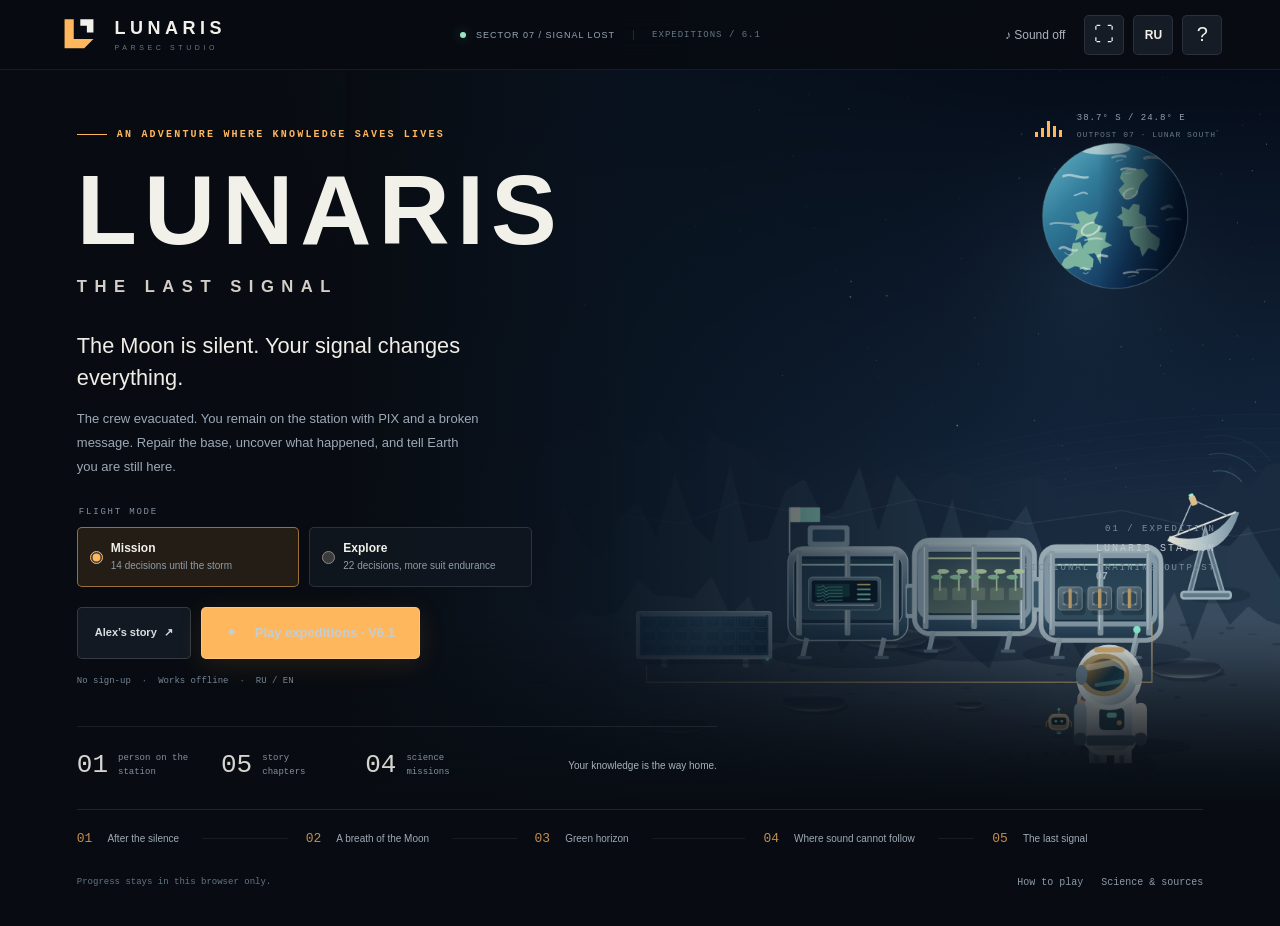
<file: index.html>
<!doctype html>
<html lang="en">
  <head>
    <meta charset="utf-8" />
    <meta name="viewport" content="width=device-width,initial-scale=1,viewport-fit=cover" />
    <meta name="theme-color" content="#080c12" />
    <meta
      name="description"
      content="LUNARIS: The Last Signal. Restore a lunar outpost, explore science and find a way home."
    />
    <meta name="color-scheme" content="dark" />
    <meta name="author" content="Parsec Studio" />
    <meta
      name="si-code-assistance"
      content="ChatGPT assisted code development, testing and debugging; human authorship and direction: Parsec Studio."
    />
    <meta
      name="si-artwork"
      content="SI-generated environments carry visible marks; see docs/AI_DISCLOSURE.md and docs/ASSET_MANIFEST.json."
    />
    <meta
      name="si-audio"
      content="Procedural Web Audio effects, no generated speech or AI audio-model service; audio code received ChatGPT assistance."
    />
    <meta name="release-date" content="2026-11-14" />
    <meta name="lunaris-build" content="6.1-main-menu" />
    <title>LUNARIS · The Last Signal | Parsec Studio</title>
    <link
      rel="icon"
      href="data:image/svg+xml,%3Csvg%20xmlns%3D%22http%3A%2F%2Fwww.w3.org%2F2000%2Fsvg%22%20viewBox%3D%220%200%2064%2064%22%20fill%3D%22none%22%3E%0A%20%20%3Ctitle%3ELUNARIS%3C%2Ftitle%3E%0A%20%20%3Crect%20width%3D%2264%22%20height%3D%2264%22%20rx%3D%2212%22%20fill%3D%22%23080C12%22%2F%3E%0A%20%20%3Cpath%20d%3D%22M10%208h14v30h30L40%2052H10V8Z%22%20fill%3D%22%23FFB75E%22%2F%3E%0A%20%20%3Cpath%20d%3D%22M34%208h20v20H44V18H34V8Z%22%20fill%3D%22%23F1F0E9%22%2F%3E%0A%3C%2Fsvg%3E%0A"
    />
    <link rel="stylesheet" href="css/game.css" />
    <link rel="stylesheet" href="css/expedition.css" />
    <link rel="stylesheet" href="css/academy-game.css" />
    <link rel="stylesheet" href="css/academy-v6.css" />
    <script defer src="js/engine.js"></script>
    <script defer src="js/world.js"></script>
    <script defer src="js/text.js"></script>
    <script defer src="js/render.js"></script>
    <script defer src="js/game.js"></script>
    <script defer src="js/academy-assets.js"></script>
    <script defer src="js/academy-play.js"></script>
    <script defer src="js/academy-render.js"></script>
    <script defer src="js/academy.js"></script>
    <script defer src="js/boot.js"></script>
  </head>
  <body>
    <header class="topbar">
      <button class="brand" id="brand" aria-label="LUNARIS">
        <span class="brand-mark" aria-hidden="true">
          <svg xmlns="http://www.w3.org/2000/svg" viewBox="0 0 64 64" fill="none">
            <path d="M10 8h14v30h30L40 52H10V8Z" fill="#ffb75e" />
            <path d="M34 8h20v20H44V18H34V8Z" fill="#f1f0e9" />
          </svg>
        </span>
        <span>LUNARIS<small>PARSEC STUDIO</small></span>
      </button>
      <div class="status">
        <i></i><span data-t="training"></span><b class="version-tag">EXPEDITIONS / 6.1</b>
      </div>
      <nav class="top-actions">
        <button class="quiet" id="sound" aria-pressed="false">
          ♪ <span data-t="soundOff"></span></button
        ><button id="fullscreen" class="square" aria-label="Полный экран" title="F · Полный экран">
          ⛶</button
        ><button id="language" class="language">EN</button
        ><button id="help" class="square" aria-label="Управление">?</button>
      </nav>
    </header>
    <main id="home" class="home">
      <div class="cover-wrap" aria-hidden="true"><canvas id="cover"></canvas></div>
      <div class="hero">
        <p class="eyebrow"><i></i><span data-t="team"></span></p>
        <h1>LUNARIS<span data-t="subtitle"></span></h1>
        <p class="tagline" data-t="tagline"></p>
        <p class="story" data-t="intro"></p>
        <fieldset class="mode">
          <legend data-t="mode"></legend>
          <label
            ><input type="radio" name="mode" value="mission" checked /><span
              ><strong data-t="mission"></strong><small data-t="missionDesc"></small></span></label
          ><label
            ><input type="radio" name="mode" value="explore" /><span
              ><strong data-t="explore"></strong><small data-t="exploreDesc"></small></span
          ></label>
        </fieldset>
        <div class="hero-buttons">
          <button id="start" class="secondary">
            <span data-t="start"></span><b aria-hidden="true">↗</b></button
          ><button id="continue" class="secondary" data-t="continue" hidden></button
          ><button id="academy-open" class="primary academy-open">
            ✦ <span data-t="academyName"></span>
          </button>
        </div>
        <div class="features">
          <span data-t="noAccount"></span><b>·</b><span data-t="offline"></span><b>·</b
          ><span>RU / EN</span>
        </div>
      </div>
      <div class="scene-caption" aria-hidden="true">
        <span class="signal-bars"><i></i><i></i><i></i><i></i><i></i></span
        ><span>38.7° S / 24.8° E<br /><strong>OUTPOST 07 · LUNAR SOUTH</strong></span>
      </div>
      <div class="stamp" aria-hidden="true">
        <span>01 / EXPEDITION</span><strong>LUNARIS STATION</strong><small data-t="outpost"></small>
      </div>
      <div class="expedition-meta">
        <span><b>01</b><small data-t="crewLabel"></small></span
        ><span><b>05</b><small data-t="chaptersLabel"></small></span
        ><span><b>04</b><small data-t="labsLabel"></small></span>
        <p data-t="homePromise"></p>
      </div>
      <div id="chapters" class="chapter-preview"></div>
      <footer class="home-footer">
        <span data-t="localSave"></span>
        <div>
          <button id="home-help" data-t="how"></button
          ><button id="home-sources" data-t="sources"></button>
        </div>
      </footer>
    </main>
    <main id="game" class="game" hidden>
      <section class="instruments">
        <div id="resources" class="resources"></div>
        <div class="countdown">
          <span data-t="turns"></span><strong id="remaining"></strong>
          <div><i id="countdown-fill"></i></div>
        </div>
      </section>
      <section class="objective-row">
        <div id="chapter-number" class="chapter-number"></div>
        <div class="objective-copy">
          <span id="chapter-name"></span><strong id="objective"></strong>
        </div>
        <div id="chapter-dots" class="dots"></div>
        <span class="research-count" id="research-count">◇ 0/3</span
        ><button id="pause" class="square" aria-label="Пауза">Ⅱ</button>
      </section>
      <div class="mission-layout">
        <section id="stage" class="stage">
          <canvas id="world" tabindex="0" aria-label="Игровая карта"></canvas>
          <div class="location">
            <i></i><span id="location-name"></span><span id="suit" hidden></span>
          </div>
          <div id="storm-alert" class="storm-alert" hidden></div>
          <div id="eva-alert" class="eva-alert" hidden></div>
          <div id="event-alert" class="event-alert" role="status" hidden></div>
          <div class="pix">
            <span class="pix-face" aria-hidden="true">▰</span>
            <div>
              <span data-t="pix"></span>
              <p id="pix-text"></p>
            </div>
            <button id="lab" aria-label="Симулятор решений">∆</button
            ><button id="hint" aria-label="Подсказка">?</button>
          </div>
          <div id="nearby" class="nearby"></div>
          <div id="joystick" class="joystick" role="group" aria-label="Сенсорное управление">
            <span class="joystick-cross" aria-hidden="true"></span
            ><span id="joystick-knob" class="joystick-knob" aria-hidden="true"></span>
          </div>
          <button
            id="touch-run"
            class="touch-run"
            aria-pressed="false"
            aria-label="Быстрое движение"
          >
            »
          </button>
          <div id="stage-tip" class="stage-tip" data-t="stageTip"></div>
        </section>
        <aside class="mission-sidebar">
          <div class="sidebar-label"><span data-t="missionControl"></span><i></i></div>
          <div id="mission-timeline" class="mission-timeline"></div>
          <button id="navigate" class="navigate">
            <span>⌖</span><span data-t="navigate"></span><b id="target-distance"></b></button
          ><button id="sabotage" class="sabotage-button" hidden></button>
          <section class="transmission">
            <div>
              <span class="signal-bars"><i></i><i></i><i></i><i></i><i></i></span
              ><small id="log-speaker"></small>
            </div>
            <h3 id="log-title"></h3>
            <p id="log-body"></p>
            <span id="log-time"></span>
          </section>
          <div class="science-chip">
            <span>✦</span>
            <p id="science-fact"></p>
          </div>
        </aside>
      </div>
      <section class="controls">
        <div class="keyboard">
          <kbd>W A S D</kbd><span data-t="move"></span><kbd>SHIFT</kbd
          ><span data-t="runLabel"></span>
        </div>
        <div class="dpad">
          <button data-dir="up" aria-label="Up">▲</button
          ><button data-dir="left" aria-label="Left">◀</button
          ><button data-dir="down" aria-label="Down">▼</button
          ><button data-dir="right" aria-label="Right">▶</button>
        </div>
        <div class="tools">
          <button id="scan" class="secondary compact scan-btn">
            <b aria-hidden="true">◈</b><span data-t="scan"></span><kbd>Q</kbd></button
          ><button id="map" class="secondary compact">
            <b aria-hidden="true">⌖</b><span data-t="map"></span><kbd>M</kbd></button
          ><button id="journal" class="secondary compact">
            <b aria-hidden="true">≡</b><span data-t="journal"></span><kbd>J</kbd></button
          ><button id="navigate-mobile" class="secondary compact" aria-label="Маршрут к цели">
            <b aria-hidden="true">↗</b><span data-t="routeLabel"></span>
          </button>
        </div>
        <button id="action" class="action">
          <b aria-hidden="true">E</b><span data-t="action"></span>
        </button>
      </section>
      <p class="model-note" data-t="units"></p>
    </main>
    <main id="academy" class="academy" hidden>
      <div class="academy-shell">
        <header class="academy-head">
          <div>
            <p class="academy-eyebrow">LUNARIS · PARSEC STUDIO · V6</p>
            <h1 id="academy-title"></h1>
            <p id="academy-counter"></p>
          </div>
          <button id="academy-back" class="secondary academy-small">←</button>
        </header>
        <section id="academy-stage"></section>
      </div>
    </main>
    <main id="ending" class="ending" hidden></main>
    <div
      id="modal"
      class="modal"
      role="dialog"
      aria-modal="true"
      aria-labelledby="modal-title"
      hidden
    >
      <section class="modal-panel">
        <header>
          <div>
            <p id="modal-kicker" class="eyebrow"></p>
            <h2 id="modal-title"></h2>
          </div>
          <button id="modal-close" class="square" aria-label="Закрыть">×</button>
        </header>
        <div id="modal-body"></div>
        <footer id="modal-buttons"></footer>
      </section>
    </div>
    <div id="toast" class="toast" role="status" aria-live="polite" hidden></div>
    <section id="pix-dialogue" class="pix-dialogue" aria-label="PIX">
      <button id="pix-dialogue-close" class="pix-dialogue-close" aria-label="Закрыть">×</button>
      <div class="pix-portrait" aria-hidden="true">
        <div class="pix-antenna"></div>
        <div class="pix-head"><i></i><i></i></div>
        <span>PIX / 07</span>
      </div>
      <div class="pix-speech">
        <div class="pix-speech-header">
          <b>PIX</b><span id="pix-glyphs" class="pix-glyphs" aria-hidden="true"></span
          ><span class="pix-wave" aria-hidden="true"><i></i><i></i><i></i><i></i><i></i></span>
        </div>
        <p id="pix-subtitle" role="status" aria-live="polite"></p>
        <button id="pix-diagnose" class="mini-hint" hidden></button>
      </div>
    </section>
    <div
      id="rotate-prompt"
      class="rotate-prompt"
      role="dialog"
      aria-modal="true"
      aria-labelledby="rotate-title"
      hidden
    >
      <div class="rotate-phone" aria-hidden="true">↻</div>
      <p class="eyebrow">LUNARIS / MOBILE</p>
      <h2 id="rotate-title" data-t="rotateTitle"></h2>
      <p data-t="rotateBody"></p>
      <button id="rotate-fullscreen" class="primary" data-t="fullscreen"></button
      ><button id="rotate-continue" class="quiet" data-t="rotateContinue"></button>
    </div>
    <div id="boot-warning" role="alert" hidden>
      <section>
        <small>PARSEC STUDIO / BUILD V6</small>
        <h2 id="boot-warning-title"></h2>
        <p id="boot-warning-message"></p>
        <button id="boot-warning-reload" class="primary"></button>
      </section>
    </div>
    <noscript><p>Для игры нужен JavaScript. / Please enable JavaScript to play.</p></noscript>
  </body>
</html>
</file>
<file: css/game.css>
:root {
  color-scheme: dark;
  --bg: #09131f;
  --text: #e7f1f4;
  --muted: #a5bac6;
  --mint: #8af3d3;
  --amber: #ffca85;
  --header: 76px;
  font-family:
    Inter,
    ui-sans-serif,
    -apple-system,
    BlinkMacSystemFont,
    'Segoe UI',
    Arial,
    sans-serif;
}
* {
  box-sizing: border-box;
}
html,
body {
  margin: 0;
  min-height: 100%;
  background: var(--bg);
  color: var(--text);
}
body {
  overscroll-behavior: none;
}
button,
input {
  font: inherit;
}
button {
  color: inherit;
  cursor: pointer;
  border: 0;
  transition:
    background 0.15s,
    transform 0.15s;
}
button:disabled {
  opacity: 0.45;
  cursor: not-allowed;
}
button:active:not(:disabled) {
  transform: translateY(1px);
}
button,
input,
a {
  -webkit-tap-highlight-color: transparent;
}
button:focus-visible,
input:focus-visible,
a:focus-visible,
canvas:focus-visible {
  outline: 2px solid var(--mint);
  outline-offset: 4px;
}
[hidden] {
  display: none !important;
}
h1,
h2,
h3,
p {
  margin-top: 0;
}
h2 {
  font-size: 27px;
  letter-spacing: -0.5px;
  margin-bottom: 0;
}
p {
  line-height: 1.7;
}
a {
  color: var(--mint);
  text-underline-offset: 4px;
}
svg {
  display: block;
  max-width: 100%;
}
.topbar {
  height: var(--header);
  display: flex;
  align-items: center;
  justify-content: space-between;
  padding: 0 clamp(18px, 4vw, 64px);
  gap: 15px;
  border-bottom: 1px solid #243845;
  position: relative;
  z-index: 2;
  background: #09131ff5;
}
.brand {
  display: flex;
  gap: 14px;
  align-items: center;
  background: none;
  text-align: left;
  font-weight: 800;
  font-size: 20px;
  letter-spacing: 4px;
  padding: 0;
}
.brand small {
  display: block;
  font-size: 8px;
  font-weight: 500;
  letter-spacing: 2.7px;
  color: #a2b6c3;
  margin-top: 5px;
}

.brand-mark {
  display: block;
  width: 42px;
  height: 42px;
  flex: 0 0 42px;
}
.brand-mark svg {
  display: block;
  width: 100%;
  height: 100%;
}
@media (max-width: 700px) {
  .brand-mark {
    width: 32px;
    height: 32px;
    flex-basis: 32px;
  }
}

.status {
  display: flex;
  gap: 10px;
  align-items: center;
  font-size: 10px;
  letter-spacing: 1.5px;
  color: #a9beca;
}
.status i,
.location i {
  width: 6px;
  height: 6px;
  border-radius: 50%;
  background: var(--mint);
  display: block;
  box-shadow: 0 0 12px #8af3d355;
  flex: none;
}
.top-actions {
  display: flex;
  align-items: center;
  gap: 10px;
}
.quiet {
  background: none;
  color: var(--muted);
  padding: 10px;
  min-height: 40px;
  font-size: 12px;
}
.language,
.square {
  background: #142633;
  border: 1px solid #385360;
  border-radius: 7px;
  min-width: 40px;
  height: 40px;
  display: grid;
  place-items: center;
}
.language {
  font-size: 12px;
  font-weight: 750;
}
.square {
  font-size: 20px;
}
.home {
  position: relative;
  isolation: isolate;
  overflow: hidden;
  max-width: 1600px;
  margin: auto;
  min-height: calc(100svh - var(--header));
  padding: 62px clamp(22px, 5vw, 80px) 24px;
}
.cover-wrap {
  position: absolute;
  z-index: -1;
  top: -25px;
  right: -80px;
  width: 1100px;
  height: 745px;
  pointer-events: none;
}
.cover-wrap:after {
  content: '';
  position: absolute;
  inset: 0;
  background: linear-gradient(0deg, var(--bg), transparent 28%);
}
#cover {
  width: 100%;
  height: 100%;
  object-fit: cover;
  image-rendering: pixelated;
}
.hero {
  max-width: 555px;
}
.eyebrow {
  font-size: 11px;
  letter-spacing: 2px;
  text-transform: uppercase;
  display: flex;
  align-items: center;
  gap: 10px;
  font-weight: 650;
  color: var(--mint);
  margin-bottom: 23px;
}
.eyebrow i {
  width: 25px;
  height: 1px;
  background: var(--mint);
}
h1 {
  font-size: clamp(58px, 6.3vw, 92px);
  line-height: 1;
  letter-spacing: 7px;
  margin: 0 0 25px;
  font-weight: 850;
}
h1 span {
  font-size: clamp(13px, 1.4vw, 21px);
  letter-spacing: 6px;
  display: block;
  margin-top: 14px;
  color: #bfd5de;
  font-weight: 550;
  line-height: 1.5;
}
.tagline {
  font-size: 18px;
  line-height: 1.6;
  max-width: 420px;
  margin-bottom: 14px;
}
.story {
  color: #afc4d1;
  font-size: 14px;
  max-width: 400px;
  line-height: 1.85;
  margin-bottom: 24px;
}
.mode {
  border: 0;
  padding: 0;
  margin: 0 0 21px;
  display: flex;
  gap: 8px;
  max-width: 480px;
}
.mode legend {
  font-size: 10px;
  letter-spacing: 1.3px;
  color: #a5bdc8;
  text-transform: uppercase;
  margin-bottom: 9px;
}
.mode label {
  display: flex;
  align-items: center;
  gap: 8px;
  border: 1px solid #395462;
  border-radius: 8px;
  background: #10212deb;
  padding: 11px;
  cursor: pointer;
  flex: 1;
}
.mode label:has(input:checked) {
  border-color: #83d7bc;
  background: #17342fe8;
}
.mode input {
  accent-color: var(--mint);
  margin: 0;
}
.mode strong {
  font-size: 12px;
  display: block;
  margin-bottom: 4px;
}
.mode small {
  font-size: 10px;
  color: #b0c4cd;
  display: block;
  line-height: 1.4;
}
.hero-buttons {
  display: flex;
  gap: 10px;
  flex-wrap: wrap;
}
.primary,
.secondary,
.action {
  display: inline-flex;
  align-items: center;
  justify-content: center;
  gap: 18px;
  border-radius: 8px;
  min-height: 48px;
  padding: 13px 24px;
  font-size: 14px;
  font-weight: 700;
  line-height: 1.4;
}
.primary {
  background: var(--mint);
  color: #112820;
  border: 1px solid var(--mint);
}
.primary:hover {
  background: #b0ffe6;
}
.secondary {
  background: #142937;
  border: 1px solid #3d5e6b;
  color: #d6e8ed;
}
.secondary:hover {
  background: #254250;
  border-color: #6b9f9c;
}
.hero-buttons .primary {
  min-width: 220px;
}
.features {
  display: flex;
  align-items: center;
  gap: 10px;
  margin-top: 17px;
  color: #a4bbc8;
  font-size: 10px;
}
.features b {
  color: #688897;
}
.stamp {
  position: absolute;
  right: 7%;
  top: 35%;
  text-align: right;
  display: flex;
  flex-direction: column;
  gap: 5px;
  color: #8ba8bb;
  font:
    10px ui-monospace,
    monospace;
  letter-spacing: 1px;
}
.stamp strong {
  color: #b6c6d0;
  font-size: 10px;
  font-weight: 500;
}
.stamp small {
  font-size: 8px;
}
.chapter-preview {
  display: grid;
  grid-template-columns: repeat(5, minmax(0, 1fr));
  border-top: 1px solid #314552;
  margin-top: 65px;
  padding-top: 22px;
  gap: 18px;
}
.preview {
  display: flex;
  align-items: center;
  gap: 12px;
  min-width: 0;
}
.preview span {
  font:
    20px ui-monospace,
    monospace;
  color: #658599;
}
.preview strong {
  font-size: 11px;
  font-weight: 500;
  line-height: 1.5;
  color: #c2d4de;
}
.home-footer {
  display: flex;
  justify-content: space-between;
  gap: 20px;
  align-items: center;
  margin-top: 28px;
  font-size: 10px;
  color: #9eb5c3;
}
.home-footer div {
  display: flex;
  gap: 18px;
}
.home-footer button {
  background: none;
  padding: 8px 0;
  color: #bfd2dc;
  font-size: 11px;
  min-height: 40px;
}
.game {
  height: calc(100dvh - var(--header));
  min-height: 550px;
  display: flex;
  flex-direction: column;
  max-width: 1600px;
  margin: auto;
}
.instruments {
  display: flex;
  gap: 24px;
  padding: 14px 24px;
  border-bottom: 1px solid #263e4b;
  background: #0d1b27;
}
.resources {
  display: grid;
  grid-template-columns: repeat(4, minmax(0, 1fr));
  gap: 26px;
  flex: 1;
}
.resource {
  min-width: 0;
  --color: #8af3d3;
}
.resource[data-key='air'] {
  --color: #85ccf6;
}
.resource[data-key='water'] {
  --color: #aaaefe;
}
.resource[data-key='crops'] {
  --color: #c0dd8f;
}
.resource-top {
  display: flex;
  justify-content: space-between;
  gap: 6px;
  font-size: 11px;
  line-height: 1.4;
  align-items: center;
  color: #c3d4de;
}
.resource strong {
  font:
    17px ui-monospace,
    monospace;
  color: var(--text);
}
.meter {
  height: 3px;
  background: #2d4654;
  margin-top: 9px;
  overflow: hidden;
}
.meter i {
  display: block;
  height: 100%;
  background: var(--color);
  transition: width 0.2s;
}
.resource.low .meter i {
  background: #ffae99;
}
.countdown {
  display: grid;
  grid-template-columns: auto 36px;
  gap: 6px 14px;
  align-items: center;
  min-width: 155px;
  border-left: 1px solid #314651;
  padding-left: 24px;
}
.countdown > span {
  font-size: 10px;
  max-width: 120px;
  color: #bed1dc;
  line-height: 1.4;
}
.countdown strong {
  font:
    26px ui-monospace,
    monospace;
  color: var(--amber);
  grid-row: span 2;
}
.countdown > div {
  height: 3px;
  background: #33404b;
}
.countdown i {
  display: block;
  height: 3px;
  background: var(--amber);
}
.objective-row {
  display: flex;
  align-items: center;
  gap: 14px;
  padding: 13px 24px;
  background: #122735;
  border-bottom: 1px solid #3b5461;
  min-height: 76px;
}
.chapter-number {
  border: 1px solid #4a6976;
  color: var(--mint);
  font:
    22px ui-monospace,
    monospace;
  min-width: 43px;
  height: 43px;
  display: grid;
  place-items: center;
  border-radius: 6px;
}
.objective-copy {
  flex: 1;
  min-width: 0;
}
.objective-copy > span {
  font-size: 10px;
  color: #afc5d2;
  letter-spacing: 1px;
  text-transform: uppercase;
  display: block;
  margin-bottom: 5px;
}
.objective-copy strong {
  font-size: 12px;
  font-weight: 500;
  line-height: 1.45;
  display: block;
}
.dots {
  display: flex;
  gap: 5px;
  margin: 0 15px;
}
.dots i {
  width: 15px;
  height: 4px;
  background: #35515e;
}
.dots i.active {
  background: var(--mint);
}
.dots i.past {
  background: #3e9b88;
}
.stage {
  position: relative;
  min-height: 250px;
  flex: 1;
  overflow: hidden;
  background: #102030;
}
#world {
  width: 100%;
  height: 100%;
  display: block;
  touch-action: none;
  outline-offset: -3px;
  image-rendering: pixelated;
}
.location {
  position: absolute;
  left: 20px;
  top: 17px;
  padding: 9px 12px;
  border: 1px solid #426473;
  background: #0c1b29ed;
  border-radius: 5px;
  display: flex;
  align-items: center;
  gap: 9px;
  font:
    10px ui-monospace,
    monospace;
  pointer-events: none;
  max-width: calc(100% - 40px);
}
#suit {
  color: var(--amber);
  border-left: 1px solid #46606a;
  padding-left: 10px;
}
.pix {
  position: absolute;
  left: 20px;
  bottom: 18px;
  max-width: 330px;
  display: flex;
  gap: 11px;
  align-items: center;
  background: #0b1c2df2;
  border: 1px solid #456271;
  border-radius: 9px;
  padding: 12px;
}
.pix-face {
  background: #ffcc8b;
  color: #1c3447;
  border: 3px solid #9f8d73;
  display: grid;
  place-items: center;
  width: 32px;
  height: 30px;
  flex: none;
  font-size: 20px;
  box-shadow: 0 3px 0 #102534;
}
.pix div > span {
  font-size: 9px;
  color: #ffcf91;
  letter-spacing: 1px;
}
.pix p {
  font-size: 10px;
  line-height: 1.55;
  color: #cee0e8;
  margin: 4px 0 0;
}
.pix button {
  background: #254554;
  color: #c9e9ea;
  border-radius: 5px;
  min-width: 32px;
  height: 36px;
}
.nearby {
  position: absolute;
  left: 50%;
  bottom: 25px;
  transform: translateX(-50%);
  background: #15382ff2;
  border: 1px solid #6ac9ad;
  color: #c4ffe9;
  padding: 9px 13px;
  border-radius: 7px;
  font-size: 11px;
  pointer-events: none;
  max-width: 90%;
  text-align: center;
}
.nearby:empty {
  display: none;
}
.controls {
  display: flex;
  align-items: center;
  gap: 22px;
  padding: 10px 24px;
  background: #0d1b27;
  border-top: 1px solid #304b5b;
  flex-shrink: 0;
}
.keyboard {
  display: flex;
  gap: 10px;
  align-items: center;
  color: #afc5d2;
  font-size: 11px;
  flex: 1;
}
kbd {
  font:
    10px ui-monospace,
    monospace;
  border: 1px solid #476574;
  padding: 7px;
  border-radius: 4px;
  background: #1a2c3a;
  color: #d2e5ec;
}
.tools {
  display: flex;
  gap: 9px;
}
.compact {
  padding: 9px 12px;
  font-size: 11px;
  gap: 8px;
  min-height: 40px;
}
.compact b {
  font-size: 18px;
}
.action {
  background: #213c3d;
  color: #aeffe2;
  border: 1px solid #4a8d7d;
  min-width: 135px;
  min-height: 44px;
  padding: 10px 16px;
  gap: 12px;
}
.action.ready {
  background: #8af3d3;
  color: #10291f;
}
.action b {
  font:
    12px ui-monospace,
    monospace;
  border: 1px solid currentColor;
  border-radius: 4px;
  width: 22px;
  height: 22px;
  display: grid;
  place-items: center;
}
.model-note {
  font-size: 9px;
  color: #9eb4c2;
  text-align: center;
  padding: 4px 12px 7px;
  margin: 0;
  line-height: 1.3;
}
.dpad {
  display: none;
}
.modal {
  position: fixed;
  inset: 0;
  background: #020a14c9;
  backdrop-filter: blur(7px);
  z-index: 20;
  display: flex;
  align-items: center;
  justify-content: center;
  padding: 24px;
  overflow: auto;
}
.modal-panel {
  width: 590px;
  max-width: 100%;
  max-height: calc(100dvh - 48px);
  overflow: auto;
  background: #102131;
  border: 1px solid #526f7d;
  border-radius: 16px;
  padding: 28px;
  box-shadow: 0 30px 100px #0008;
  scrollbar-color: #547b8d #122330;
  overscroll-behavior: contain;
}
.modal-panel > header {
  display: flex;
  align-items: flex-start;
  justify-content: space-between;
  gap: 15px;
  margin-bottom: 20px;
}
.modal .eyebrow {
  font-size: 9px;
  margin-bottom: 11px;
}
.modal .square {
  flex: none;
}
.modal footer {
  display: flex;
  gap: 10px;
  flex-wrap: wrap;
  margin-top: 23px;
}
.modal footer:empty {
  display: none;
}
#modal-body > p {
  font-size: 13px;
  color: #c2d5de;
  margin-bottom: 18px;
}
.modal footer .primary {
  flex: 1;
}
.brief-count {
  display: block;
  font:
    65px ui-monospace,
    monospace;
  color: #8af3d3;
  margin: 18px 0 24px;
  opacity: 0.7;
}
.note {
  padding: 14px 16px;
  background: #1a3343;
  border-left: 2px solid var(--mint);
  font-size: 12px;
  color: #ccdee6;
  line-height: 1.7;
  margin: 16px 0;
  border-radius: 0 7px 7px 0;
}
.note.warning {
  border-color: var(--amber);
  color: #f3d1a7;
}
.source-list {
  padding-left: 20px;
  display: grid;
  gap: 13px;
  font-size: 12px;
  line-height: 1.5;
}
.source-list a {
  overflow-wrap: anywhere;
}
.archive {
  border: 1px solid #466271;
  background: #142e40;
  padding: 17px;
  border-radius: 9px;
  margin: 20px 0;
}
.archive h3 {
  font:
    11px ui-monospace,
    monospace;
  color: var(--amber);
  letter-spacing: 1px;
}
.archive p {
  font-size: 12px;
  color: #c5d8e1;
}
.archive a {
  font-size: 12px;
  display: inline-block;
  margin: 4px 14px 4px 0;
}
.credit {
  font-size: 10px !important;
  line-height: 1.7;
  color: #acc2cf !important;
  border-top: 1px solid #334a58;
  padding-top: 14px;
}
.circuit-labels {
  display: flex;
  justify-content: space-between;
  color: var(--mint);
  font:
    10px ui-monospace,
    monospace;
  margin: 16px 0 9px;
}
.circuit {
  display: grid;
  grid-template-columns: repeat(4, 1fr);
  gap: 6px;
  padding: 10px;
  background: #081723;
  border: 1px solid #2d4d5d;
  border-radius: 9px;
}
.tile {
  padding: 0;
  aspect-ratio: 1.35;
  background: #223e51;
  border: 1px solid #4e7184;
  border-radius: 5px;
  display: grid;
  place-items: center;
}
.tile:hover {
  background: #35596b;
}
.tile svg {
  width: 64%;
  height: 90%;
}
.circuit-state {
  margin: 12px 0;
  font:
    11px ui-monospace,
    monospace;
  color: var(--amber);
}
.circuit-state.good {
  color: var(--mint);
}
.mini-hint {
  background: none;
  padding: 7px 0;
  color: #a2ead6;
  font-size: 11px;
  text-decoration: underline;
  text-underline-offset: 4px;
  min-height: 36px;
}
.error {
  font-size: 12px;
  color: #ffb6a6;
  line-height: 1.6;
  margin-top: 12px;
}
.error:empty {
  display: none;
}
.allocation {
  display: flex;
  gap: 12px;
  align-items: center;
  padding: 14px 0;
  border-bottom: 1px solid #304959;
}
.allocation-label {
  flex: 1;
  font-size: 13px;
}
.allocation-label small {
  display: block;
  color: #b0c8d4;
  margin-top: 5px;
  font-size: 11px;
}
.stepper {
  display: flex;
  align-items: center;
  gap: 12px;
}
.stepper button {
  width: 42px;
  height: 42px;
  background: #284b5f;
  border: 1px solid #5e8295;
  border-radius: 7px;
  font-size: 20px;
}
.stepper output {
  font:
    22px ui-monospace,
    monospace;
  width: 24px;
  text-align: center;
}
.allocation-total {
  display: flex;
  justify-content: space-between;
  margin: 17px 0;
  font-size: 13px;
}
.allocation-total strong {
  color: var(--mint);
}
.choice {
  width: 100%;
  text-align: left;
  border: 1px solid #4a6c7d;
  border-radius: 10px;
  padding: 18px;
  background: #193546;
  margin-top: 12px;
  display: block;
}
.choice:hover:not(:disabled) {
  border-color: #89dbbd;
  background: #254b55;
}
.choice strong {
  display: block;
  font-size: 15px;
  margin-bottom: 8px;
  color: #e3fff3;
}
.choice p {
  font-size: 12px;
  line-height: 1.75;
  margin: 0;
  color: #c5dbe4;
}
.forecast {
  display: flex;
  gap: 10px;
  flex-wrap: wrap;
  border-top: 1px solid #476473;
  margin-top: 13px;
  padding-top: 11px;
  font:
    10px ui-monospace,
    monospace;
  color: #bad1dc;
}
.forecast b {
  font-weight: 500;
  color: var(--mint);
}
.radio-visual {
  height: 100px;
  border: 1px solid #34566b;
  background: #081b2c;
  border-radius: 8px;
  margin-bottom: 18px;
  overflow: hidden;
  display: grid;
  place-items: center;
}
.radio-visual svg {
  width: 100%;
  height: 85px;
}
.quality {
  font:
    12px ui-monospace,
    monospace;
  color: #a4f3db;
  margin: 9px 0;
}
.range {
  display: block;
  margin: 18px 0;
  color: #d1e6ed;
  font-size: 12px;
}
.range span {
  display: flex;
  justify-content: space-between;
  margin-bottom: 12px;
}
.range input {
  width: 100%;
  accent-color: var(--mint);
  height: 28px;
  cursor: pointer;
}
.map-canvas {
  display: block;
  width: 100%;
  height: auto;
  border: 1px solid #4c6d7d;
  border-radius: 8px;
  image-rendering: pixelated;
}
.journal-entry {
  padding: 15px 0;
  border-bottom: 1px solid #304959;
}
.journal-entry h3 {
  font-size: 14px;
  margin-bottom: 7px;
}
.journal-entry p {
  font-size: 12px;
  color: #bdd4df;
  margin-bottom: 0;
}
.trace-mini {
  font-size: 11px;
  line-height: 1.65;
  display: flex;
  gap: 10px;
  padding: 10px 0;
  border-bottom: 1px solid #304959;
  color: #bfd7e2;
}
.trace-mini > span {
  color: var(--mint);
  font-family: ui-monospace, monospace;
  min-width: 20px;
}
.ending {
  max-width: 1000px;
  padding: 50px 28px 40px;
  margin: auto;
}
.ending-top {
  display: grid;
  grid-template-columns: 100px 1fr;
  gap: 30px;
  margin-bottom: 30px;
  align-items: center;
}
.emblem {
  height: 100px;
  width: 100px;
  border: 1px solid #5a9d8a;
  border-radius: 50%;
  display: grid;
  place-items: center;
  color: var(--mint);
  font-size: 45px;
  box-shadow:
    0 0 55px #70dfb710,
    inset 0 0 35px #70dfb710;
}
.emblem.failed {
  color: var(--amber);
  border-color: #a08061;
}
.ending-top .eyebrow {
  margin-bottom: 12px;
}
.ending-top h1 {
  font-size: 34px;
  letter-spacing: -1px;
  margin: 0 0 13px;
  line-height: 1.2;
}
.ending-top p {
  font-size: 13px;
  line-height: 1.8;
  color: #bed4df;
  margin: 0;
}
.summary {
  display: grid;
  grid-template-columns: repeat(4, 1fr);
  border: 1px solid #456473;
  border-radius: 11px;
  background: #122a39;
  margin-bottom: 28px;
}
.summary > div {
  padding: 18px 20px;
  border-right: 1px solid #456473;
}
.summary > div:last-child {
  border: 0;
}
.summary span {
  display: block;
  font-size: 11px;
  color: #b7d0dc;
}
.summary strong {
  display: block;
  font:
    27px ui-monospace,
    monospace;
  color: #c9f6e7;
  margin-top: 10px;
}
.replay {
  padding: 24px;
  border: 1px solid #3f6070;
  background: #102332;
  border-radius: 12px;
}
.replay h2 {
  font-size: 20px;
}
.replay p {
  font-size: 12px;
  color: #b2cbd7;
  margin: 10px 0 16px;
}
.chart {
  width: 100%;
  height: 180px;
}
.legend {
  display: flex;
  flex-wrap: wrap;
  gap: 16px;
  font-size: 10px;
  color: #c5d5db;
  margin: 7px 0 20px;
}
.legend span {
  display: flex;
  align-items: center;
  gap: 6px;
}
.legend i {
  width: 15px;
  height: 3px;
}
.decision-list {
  max-height: 220px;
  overflow: auto;
  display: grid;
  gap: 6px;
}
.decision {
  display: flex;
  gap: 12px;
  align-items: center;
  text-align: left;
  border: 1px solid #3b5968;
  border-radius: 6px;
  padding: 11px;
  background: #183344;
}
.decision.selected {
  border-color: #70cfb2;
  background: #254b4e;
}
.decision > span {
  font:
    12px ui-monospace,
    monospace;
  color: #9aedcd;
}
.decision strong {
  font-size: 11px;
  font-weight: 500;
  flex: 1;
}
.decision small {
  font:
    10px ui-monospace,
    monospace;
  color: #b2cbd7;
}
.detail {
  color: #d2e8eb;
  font-size: 12px;
  line-height: 1.7;
  padding-top: 12px;
}
.end-buttons {
  display: flex;
  gap: 10px;
  flex-wrap: wrap;
  margin-top: 24px;
}
.end-buttons button {
  font-size: 12px;
  padding: 11px 17px;
}
.ending-footer {
  font-size: 10px;
  color: #a6c1cf;
  margin-top: 22px;
}
.toast {
  position: fixed;
  z-index: 40;
  left: 50%;
  bottom: 25px;
  transform: translateX(-50%);
  max-width: min(550px, calc(100% - 30px));
  background: #294955;
  border: 1px solid #90b5a9;
  border-radius: 9px;
  box-shadow: 0 8px 35px #0006;
  padding: 13px 20px;
  font-size: 12px;
  line-height: 1.6;
  text-align: center;
  color: #e2fff0;
}
@media (min-width: 1450px) {
  .home {
    padding-top: 85px;
  }
  .cover-wrap {
    width: 1230px;
    height: 830px;
    right: -20px;
    top: -10px;
  }
  .chapter-preview {
    margin-top: 80px;
  }
  .story {
    max-width: 430px;
  }
}
@media (max-width: 1050px) {
  .status {
    display: none;
  }
  .home {
    padding-top: 48px;
  }
  .cover-wrap {
    right: -215px;
    top: 60px;
    width: 1000px;
    height: 680px;
    opacity: 0.75;
  }
  .stamp {
    display: none;
  }
  .pix {
    max-width: 280px;
  }
  .nearby {
    left: auto;
    right: 20px;
    transform: none;
    max-width: 42%;
  }
  .keyboard span {
    display: none;
  }
  .dots {
    margin: 0;
  }
  .instruments {
    gap: 14px;
  }
  .resources {
    gap: 15px;
  }
}
@media (max-width: 700px) {
  :root {
    --header: 64px;
  }
  .topbar {
    padding: 0 17px;
  }
  .brand {
    font-size: 16px;
    letter-spacing: 3px;
    gap: 10px;
  }

  .brand small {
    font-size: 7px;
    letter-spacing: 2px;
  }
  .top-actions {
    gap: 6px;
  }
  .quiet {
    font-size: 19px;
    padding: 8px;
  }
  .quiet span {
    display: none;
  }
  .language {
    min-height: 38px;
    min-width: 40px;
  }
  .top-actions .square {
    height: 38px;
    min-width: 36px;
  }
  .home {
    padding: 36px 23px 18px;
  }
  .cover-wrap {
    top: 0;
    right: -250px;
    width: 980px;
    height: 680px;
    opacity: 0.5;
  }
  .cover-wrap:after {
    background:
      linear-gradient(0deg, var(--bg), transparent 40%),
      linear-gradient(90deg, #09131f66, transparent);
  }
  .eyebrow {
    font-size: 9px;
    margin-bottom: 20px;
  }
  h1 {
    font-size: 58px;
    letter-spacing: 4px;
  }
  h1 span {
    font-size: 13px;
    letter-spacing: 4px;
  }
  .tagline {
    font-size: 16px;
    max-width: 330px;
  }
  .story {
    font-size: 12px;
    line-height: 1.8;
    max-width: 350px;
    color: #c9dce7;
  }
  .mode {
    max-width: 410px;
  }
  .mode label {
    padding: 10px;
    gap: 6px;
  }
  .mode small {
    font-size: 10px;
  }
  .hero-buttons .primary {
    min-width: 185px;
  }
  .features {
    font-size: 9px;
    gap: 8px;
  }
  .chapter-preview {
    gap: 12px 10px;
    grid-template-columns: repeat(3, 1fr);
    margin-top: 35px;
    padding-top: 18px;
  }
  .preview {
    gap: 8px;
  }
  .preview span {
    font-size: 16px;
  }
  .preview strong {
    font-size: 10px;
  }
  .home-footer {
    margin-top: 20px;
    flex-direction: column;
    gap: 2px;
    align-items: flex-start;
    font-size: 9px;
  }
  .home-footer div {
    gap: 20px;
  }
  .home-footer button {
    font-size: 10px;
  }
  .game {
    height: calc(100dvh - 64px);
    min-height: 520px;
  }
  .instruments {
    padding: 10px 12px;
    gap: 10px;
  }
  .resources {
    gap: 12px;
  }
  .resource-top {
    font-size: 9px;
    flex-wrap: wrap;
    gap: 1px;
    line-height: 1.15;
  }
  .resource strong {
    font-size: 16px;
  }
  .meter {
    margin-top: 7px;
  }
  .countdown {
    min-width: 55px;
    width: 55px;
    padding-left: 10px;
    display: flex;
    flex-direction: column;
    align-items: center;
    gap: 4px;
  }
  .countdown > span {
    font-size: 7px;
    text-align: center;
    line-height: 1.15;
  }
  .countdown strong {
    font-size: 21px;
  }
  .countdown > div {
    width: 33px;
  }
  .objective-row {
    padding: 10px 12px;
    gap: 9px;
    min-height: 73px;
  }
  .chapter-number {
    font-size: 17px;
    min-width: 32px;
    height: 34px;
  }
  .objective-copy > span {
    font-size: 8px;
    margin-bottom: 4px;
    letter-spacing: 0.6px;
  }
  .objective-copy strong {
    font-size: 10px;
    line-height: 1.4;
  }
  .objective-row .square {
    min-width: 33px;
    height: 34px;
    font-size: 15px;
  }
  .dots {
    display: none;
  }
  .stage {
    min-height: 235px;
  }
  .location {
    top: 10px;
    left: 10px;
    padding: 7px 9px;
    font-size: 8px;
    max-width: calc(100% - 20px);
  }
  .pix {
    left: 10px;
    bottom: 10px;
    right: 10px;
    max-width: none;
    padding: 8px;
    gap: 8px;
  }
  .pix-face {
    width: 26px;
    height: 25px;
    border-width: 2px;
  }
  .pix p {
    font-size: 9px;
    line-height: 1.35;
    margin-top: 3px;
  }
  .pix div > span {
    font-size: 8px;
  }
  .pix button {
    height: 32px;
    min-width: 32px;
  }
  .nearby {
    bottom: 81px;
    left: 50%;
    right: auto;
    transform: translateX(-50%);
    max-width: 90%;
    font-size: 10px;
    padding: 7px 10px;
    white-space: nowrap;
  }
  .controls {
    gap: 9px;
    padding: 10px 14px 6px;
    justify-content: space-between;
  }
  .keyboard {
    display: none;
  }
  .dpad {
    display: grid;
    grid-template-columns: repeat(3, 38px);
    grid-template-rows: repeat(2, 38px);
    gap: 4px;
    flex: none;
    touch-action: none;
  }
  .dpad button {
    border: 1px solid #5d8191;
    border-radius: 8px;
    background: #264a60;
    color: #e1f6f7;
    font-size: 15px;
    touch-action: none;
    user-select: none;
    -webkit-user-select: none;
  }
  .dpad button.held {
    background: #417667;
    border-color: #a9ffdf;
  }
  .dpad button[data-dir='up'] {
    grid-column: 2;
  }
  .dpad button[data-dir='left'] {
    grid-column: 1;
    grid-row: 2;
  }
  .dpad button[data-dir='down'] {
    grid-column: 2;
    grid-row: 2;
  }
  .dpad button[data-dir='right'] {
    grid-column: 3;
    grid-row: 2;
  }
  .tools {
    flex-direction: column;
    gap: 6px;
  }
  .compact {
    font-size: 9px;
    padding: 5px 8px;
    min-height: 34px;
    gap: 5px;
  }
  .compact b {
    font-size: 14px;
  }
  .action {
    min-width: 82px;
    max-width: 115px;
    min-height: 70px;
    padding: 10px 9px;
    border-radius: 15px;
    flex-direction: column;
    gap: 5px;
    font-size: 10px;
    touch-action: manipulation;
  }
  .action b {
    font-size: 13px;
    height: 22px;
    width: 22px;
  }
  .model-note {
    font-size: 7px;
    padding-bottom: max(6px, env(safe-area-inset-bottom));
    padding-top: 5px;
  }
  .modal {
    padding: 12px;
  }
  .modal-panel {
    padding: 20px;
    max-height: calc(100dvh - 24px);
    border-radius: 13px;
  }
  .modal-panel > header {
    gap: 8px;
    margin-bottom: 17px;
  }
  .modal h2 {
    font-size: 23px;
  }
  .modal .eyebrow {
    font-size: 8px;
    margin-bottom: 8px;
  }
  .modal .square {
    min-width: 35px;
    height: 35px;
  }
  .modal footer {
    gap: 8px;
  }
  .modal footer .primary,
  .modal footer .secondary {
    font-size: 12px;
    padding: 12px 15px;
    min-height: 46px;
  }
  #modal-body > p {
    font-size: 12px;
    line-height: 1.7;
  }
  .circuit {
    gap: 5px;
    padding: 8px;
  }
  .tile {
    aspect-ratio: 1.15;
  }
  .choice {
    padding: 15px;
  }
  .choice strong {
    font-size: 14px;
  }
  .choice p {
    font-size: 11px;
  }
  .forecast {
    font-size: 9px;
    gap: 9px;
  }
  .allocation {
    gap: 6px;
  }
  .allocation-label {
    font-size: 12px;
  }
  .allocation-label small {
    font-size: 10px;
  }
  .stepper {
    gap: 8px;
  }
  .stepper button {
    width: 38px;
    height: 42px;
  }
  .note {
    font-size: 11px;
    padding: 12px;
  }
  .ending {
    padding: 28px 18px;
  }
  .ending-top {
    grid-template-columns: 1fr;
    gap: 18px;
  }
  .emblem {
    width: 66px;
    height: 66px;
    font-size: 30px;
  }
  .ending-top h1 {
    font-size: 29px;
  }
  .summary {
    grid-template-columns: repeat(2, 1fr);
  }
  .summary > div {
    padding: 14px;
    border-bottom: 1px solid #456473;
  }
  .summary > div:nth-child(2) {
    border-right: 0;
  }
  .summary > div:nth-child(n + 3) {
    border-bottom: 0;
  }
  .replay {
    padding: 16px;
  }
  .replay h2 {
    font-size: 18px;
  }
  .end-buttons {
    flex-direction: column;
  }
  .decision small {
    display: none;
  }
  .legend {
    gap: 12px;
    font-size: 9px;
  }
  .toast {
    bottom: 15px;
    font-size: 11px;
    padding: 12px 15px;
  }
}
@media (max-width: 360px) {
  .home {
    padding: 28px 18px 15px;
  }
  h1 {
    font-size: 48px;
  }
  .mode {
    gap: 6px;
  }
  .mode label {
    padding: 8px;
  }
  .mode small {
    font-size: 9px;
  }
  .topbar {
    padding: 0 12px;
  }
  .top-actions {
    gap: 3px;
  }
  .brand {
    font-size: 14px;
    gap: 8px;
  }
  .controls {
    padding: 8px 10px 4px;
    gap: 7px;
  }
  .dpad {
    grid-template-columns: repeat(3, 34px);
    grid-template-rows: repeat(2, 36px);
  }
  .action {
    min-width: 77px;
  }
  .resources {
    gap: 8px;
  }
  .modal-panel {
    padding: 16px;
  }
  .stepper {
    gap: 6px;
  }
  .stepper button {
    width: 34px;
  }
  .hero-buttons .primary {
    min-width: 165px;
    padding: 12px 17px;
  }
  .hero-buttons .secondary {
    padding: 12px 15px;
  }
  .resource strong {
    font-size: 15px;
  }
}
@media (pointer: coarse) and (min-width: 701px) {
  .keyboard {
    display: none;
  }
  .dpad {
    display: grid;
    grid-template-columns: repeat(3, 38px);
    grid-template-rows: repeat(2, 36px);
    gap: 4px;
    touch-action: none;
  }
  .dpad button {
    background: #264a60;
    border: 1px solid #5d8191;
    border-radius: 7px;
    touch-action: none;
  }
  .dpad button[data-dir='up'] {
    grid-column: 2;
  }
  .dpad button[data-dir='left'] {
    grid-column: 1;
    grid-row: 2;
  }
  .dpad button[data-dir='down'] {
    grid-column: 2;
    grid-row: 2;
  }
  .dpad button[data-dir='right'] {
    grid-column: 3;
    grid-row: 2;
  }
  .controls {
    justify-content: space-between;
  }
}
@media (max-height: 540px) and (min-width: 701px) {
  :root {
    --header: 50px;
  }
  .topbar {
    padding: 0 18px;
  }
  .game {
    min-height: 365px;
  }
  .instruments {
    padding: 6px 16px;
  }
  .objective-row {
    min-height: 52px;
    padding: 6px 16px;
  }
  .chapter-number {
    height: 32px;
    font-size: 18px;
  }
  .stage {
    min-height: 170px;
  }
  .pix {
    max-width: 260px;
    padding: 7px;
    bottom: 8px;
  }
  .controls {
    padding: 5px 16px;
  }
  .model-note {
    display: none;
  }
  .modal {
    padding: 12px;
  }
  .modal-panel {
    max-height: calc(100dvh - 24px);
  }
}
@media (prefers-reduced-motion: reduce) {
  * {
    transition: none !important;
    scroll-behavior: auto !important;
  }
}
.modal-actions {
  display: flex;
  gap: 8px;
  flex: none;
  align-items: center;
}
.modal-panel #modal-body > div > p {
  font-size: 13px;
  color: #c2d5de;
  line-height: 1.75;
}

/* Short phone screens keep the controls visible rather than clipping the canvas. */
@media (max-height: 650px) and (max-width: 700px) {
  .game {
    min-height: 0;
  }
  .stage {
    min-height: 0;
  }
  .pix {
    padding: 7px;
  }
  .pix p {
    font-size: 8px;
  }
  .instruments {
    padding-top: 7px;
    padding-bottom: 7px;
  }
  .control-strip {
    padding-top: 6px;
    padding-bottom: 3px;
  }
}
@media (max-height: 540px) and (min-width: 701px) {
  .game {
    min-height: 0;
  }
  .stage {
    min-height: 0;
  }
  .control-strip {
    padding-top: 5px;
    padding-bottom: 5px;
  }
}

/* Version 2: scanner, scientific discoveries, EVA hazards and mission assessment */
.research-count {
  font:
    700 12px ui-monospace,
    Consolas,
    monospace;
  color: #ffd695;
  border: 1px solid #66583e;
  background: #2e2a28;
  padding: 8px 11px;
  border-radius: 8px;
  white-space: nowrap;
}
.storm-alert,
.eva-alert {
  position: absolute;
  z-index: 4;
  right: 14px;
  top: 16px;
  background: #612721ed;
  border: 1px solid #ff8f7b;
  color: #fff0e7;
  border-radius: 5px;
  font-size: 10px;
  font-weight: 850;
  letter-spacing: 1px;
  padding: 9px 12px;
  box-shadow: 0 0 22px #e65f5944;
  pointer-events: none;
}
.eva-alert {
  top: 52px;
  background: #574323ed;
  border-color: #edbd74;
}
.scan-btn {
  border-color: #f8cf8159 !important;
  background: #3b332c !important;
  color: #ffe0ac !important;
}
.scan-btn:focus-visible {
  outline: 2px solid #ffe0ac;
}
.scanner-target {
  border: 1px solid #506d77;
  border-radius: 9px;
  padding: 12px;
  background: #152d39;
  font-weight: 700;
  color: #e7f5fb;
  margin-bottom: 14px;
}
.scanner-spectrum {
  height: 78px;
  display: flex;
  gap: 2px;
  align-items: end;
  padding: 12px;
  border-radius: 10px;
  background: linear-gradient(180deg, #101f30, #162d3b);
  border: 1px solid #365465;
  margin: 14px 0;
}
.scanner-spectrum i {
  display: block;
  flex: 1;
  min-width: 1px;
  background: linear-gradient(0deg, #467e8f, #89efdd);
  border-radius: 2px 2px 0 0;
}
.scanner-strength {
  display: flex;
  justify-content: space-between;
  gap: 8px;
  font-size: 12px;
  padding: 8px 0;
  color: #a8c7d3;
}
.scanner-strength b {
  font:
    800 22px ui-monospace,
    monospace;
  color: #9affd9;
}
.scan-range-row {
  display: flex;
  justify-content: space-between;
  margin-top: 12px;
  font-size: 12px;
  color: #d3e5e9;
}
.scan-number {
  color: #8ff5d4;
  font:
    700 16px ui-monospace,
    monospace;
}
.scan-range {
  display: block;
  width: 100%;
  height: 34px;
  accent-color: #89efdb;
  margin: 8px 0 20px;
  cursor: pointer;
}
.mission-award {
  display: flex;
  align-items: center;
  gap: 20px;
  padding: 19px 22px;
  border: 1px solid #476f66;
  border-radius: 12px;
  background: linear-gradient(100deg, #183b3a, #142638);
  margin-bottom: 25px;
}
.medal {
  font-size: 25px;
  letter-spacing: 5px;
  color: #f0c779;
  white-space: nowrap;
}
.award-copy small {
  display: block;
  font-size: 10px;
  letter-spacing: 1.2px;
  color: #a5c5bd;
  text-transform: uppercase;
  margin-bottom: 5px;
}
.award-copy h2 {
  font-size: 19px;
  margin: 0 0 6px;
}
.award-copy p {
  font-size: 11px;
  color: #b4d1d4;
  margin: 0;
}
@media (max-width: 700px) {
  .research-count {
    font-size: 9px;
    padding: 6px 7px;
  }
  .storm-alert,
  .eva-alert {
    font-size: 8px;
    right: 8px;
    top: 48px;
    padding: 5px 8px;
    max-width: 63%;
    text-align: right;
  }
  .eva-alert {
    top: 75px;
  }
  .controls .tools {
    gap: 3px;
  }
  .controls .tools .compact {
    min-height: 29px;
    padding: 4px 6px;
  }
  .mission-award {
    padding: 13px;
    gap: 12px;
  }
  .medal {
    font-size: 16px;
    letter-spacing: 0;
  }
  .award-copy h2 {
    font-size: 14px;
  }
}
@media (max-width: 365px) {
  .research-count {
    font-size: 8px;
    padding: 5px;
  }
  .objective-row {
    gap: 5px;
  }
  .controls {
    gap: 5px;
    padding-left: 6px;
    padding-right: 6px;
  }
  .controls .tools .compact {
    font-size: 8px;
  }
}

.pix #lab {
  border: 1px solid #658792;
  background: #1d3c4d;
  color: #c8f5e4;
  min-width: 32px;
  height: 32px;
  line-height: 1;
  font-size: 18px;
  border-radius: 6px;
}
.lab-grid {
  display: grid;
  grid-template-columns: 1fr 1fr;
  gap: 12px;
  margin: 14px 0;
}
.lab-card {
  background: #142b38;
  border: 1px solid #466678;
  border-radius: 9px;
  padding: 15px;
  min-width: 0;
}
.lab-card small {
  font-size: 9px;
  letter-spacing: 1px;
  color: #93b3c1;
}
.lab-card h3 {
  margin: 6px 0 12px;
  font-size: 14px;
  color: #e9f6f3;
}
.lab-values {
  display: grid;
  grid-template-columns: repeat(2, 1fr);
  gap: 8px;
}
.lab-value {
  background: #1b3847;
  border-radius: 5px;
  padding: 9px;
  display: grid;
  gap: 3px;
}
.lab-value span {
  font-size: 9px;
  color: #9ebdc6;
}
.lab-value strong {
  font:
    700 19px ui-monospace,
    monospace;
  color: #baf1e6;
}
.lab-value small {
  color: #ffcfaa;
}
.lab-turns {
  font-size: 10px !important;
  color: #a7c1ca;
  margin: 12px 0 0;
}
.lab-danger {
  font-size: 10px !important;
  color: #ffc1ae !important;
  margin: 10px 0 0;
}
@media (max-width: 480px) {
  .lab-grid {
    grid-template-columns: 1fr;
  }
  .lab-card {
    padding: 12px;
  }
  .pix #lab {
    min-width: 28px;
    height: 28px;
  }
  .pix {
    gap: 6px;
  }
}

/* V3 Science Academy — mission cards, responsive controls and explanatory lab diagrams. */
.academy {
  min-height: calc(100svh - var(--header));
  background: radial-gradient(ellipse at 70% 0%, #173146 0%, #09131f 61%);
  padding: clamp(18px, 3.5vw, 42px);
}
.academy-shell {
  max-width: 1040px;
  margin: 0 auto;
}
.academy-head {
  display: flex;
  gap: 20px;
  justify-content: space-between;
  align-items: center;
  border-bottom: 1px solid #355065;
  padding-bottom: 23px;
  margin-bottom: 26px;
}
.academy-head h1 {
  font-size: clamp(26px, 4vw, 46px);
  letter-spacing: -1px;
  margin: 7px 0 8px;
}
.academy-head p:last-child {
  font-size: 12px;
  color: #9fbdc9;
  margin: 0;
}
.academy-eyebrow,
.academy-level-index {
  font:
    700 11px ui-monospace,
    monospace;
  letter-spacing: 2px;
  color: #8af3d3;
  margin: 0;
}
.academy-intro {
  max-width: 780px;
  color: #c1d6e1;
  font-size: 15px;
  line-height: 1.65;
  margin: 0 0 27px;
}
.academy-cards {
  display: grid;
  grid-template-columns: repeat(2, minmax(0, 1fr));
  gap: 16px;
}
.academy-card {
  background: linear-gradient(150deg, #1b3345, #102333);
  border: 1px solid #3f6476;
  border-radius: 14px;
  padding: 27px;
  display: flex;
  flex-direction: column;
  min-height: 250px;
  box-shadow: 0 15px 35px #01081129;
  transition:
    border-color 0.2s,
    transform 0.2s;
}
.academy-card:hover {
  border-color: #8af3d3;
  transform: translateY(-2px);
}
.academy-card h3 {
  font-size: 20px;
  margin: 14px 0 10px;
}
.academy-card p {
  font-size: 13px;
  line-height: 1.65;
  color: #b7cfdb;
  flex: 1;
  margin: 0 0 20px;
}
.academy-number {
  font:
    700 15px ui-monospace,
    monospace;
  color: #8af3d3;
}
.academy-card-footer {
  display: flex;
  gap: 12px;
  justify-content: space-between;
  align-items: center;
}
.academy-status {
  font-size: 11px;
  color: #b1bbcb;
}
.academy-status.pass {
  color: #a4e9be;
}
.academy-launch {
  border: 1px solid #8af3d3;
  background: #8af3d3;
  color: #112f2d;
  border-radius: 7px;
  padding: 11px 16px;
  font-size: 12px;
  font-weight: 800;
  min-height: 42px;
}
.academy-foot,
.academy-note {
  color: #9eb5c3;
  font-size: 11px;
  margin: 20px 0;
}
.academy-small {
  background: #192f3d;
  border: 1px solid #557185;
  border-radius: 7px;
  padding: 9px 14px;
  font-size: 12px;
  min-height: 40px;
}
.academy-level-header {
  display: flex;
  justify-content: space-between;
  align-items: center;
  gap: 15px;
  margin-bottom: 20px;
}
.academy-illustration {
  height: min(28vw, 230px);
  min-height: 140px;
  overflow: hidden;
  background: #102538;
  border: 1px solid #426476;
  border-radius: 12px;
  margin-bottom: 24px;
  box-shadow: 0 12px 45px #0004;
}
.academy-illustration canvas {
  width: 100%;
  height: 100%;
  display: block;
  object-fit: contain;
}
.academy-work {
  background: #112738;
  border: 1px solid #3e6172;
  border-radius: 14px;
  padding: 23px;
  margin-bottom: 24px;
}
.academy-work h3 {
  font-size: 18px;
  margin: 0 0 16px;
}
.academy-subtitle {
  font-size: 13px;
  color: #c5dbe2;
  margin: 12px 0 16px;
}
.academy-flow {
  margin-bottom: 15px;
}
.academy-step-slots {
  display: grid;
  grid-template-columns: repeat(5, minmax(0, 1fr));
  gap: 8px;
}
.academy-step {
  border: 1px dashed #506f81;
  background: #172f42;
  min-height: 68px;
  padding: 8px;
  border-radius: 9px;
  color: #a6bccc;
  font-size: 12px;
}
.academy-step.filled {
  border-style: solid;
  border-color: #76c5b1;
  background: #1d453f;
  color: #d5fff1;
}
.academy-step:hover {
  border-color: #a0f2d9;
}
.academy-options {
  display: flex;
  gap: 9px;
  flex-wrap: wrap;
}
.academy-option {
  padding: 12px;
  background: #244355;
  color: #e3f5f6;
  border: 1px solid #496e82;
  border-radius: 8px;
  font-size: 12px;
  min-height: 44px;
}
.academy-actions {
  display: flex;
  flex-wrap: wrap;
  gap: 10px;
  margin: 20px 0;
}
.academy-actions > button {
  min-height: 44px;
}
.academy-hint {
  color: #ffe0a8;
  background: #3b3425;
  border-radius: 7px;
  padding: 12px;
  font-size: 12px;
  line-height: 1.6;
  margin: 12px 0;
}
.academy-message {
  font-size: 12px;
  color: #ffc7aa;
  min-height: 17px;
  margin: 9px 0 0;
}
.academy-materials {
  display: grid;
  grid-template-columns: repeat(4, minmax(0, 1fr));
  gap: 10px;
}
.academy-material {
  background: #193546;
  border: 1px solid #4a7180;
  border-radius: 9px;
  padding: 18px 9px;
  display: grid;
  gap: 10px;
  text-align: center;
  min-height: 92px;
}
.academy-material.on {
  background: #245b50;
  border-color: #8af3d3;
  box-shadow: inset 0 0 0 1px #8af3d399;
}
.academy-material strong {
  font-size: 13px;
}
.academy-material small {
  font-size: 10px;
  color: #b8d2dc;
  line-height: 1.45;
}
.academy-range {
  width: 100%;
  margin: 17px 0 25px;
  height: 32px;
  accent-color: #8af3d3;
}
.academy-range-label {
  display: flex;
  justify-content: space-between;
  align-items: center;
  color: #c6e4df;
  font-size: 13px;
}
.academy-range-label output {
  font:
    700 24px ui-monospace,
    monospace;
  color: #8af3d3;
}
.academy-rover-hud {
  color: #b7f1da;
  font:
    700 18px ui-monospace,
    monospace;
  border-bottom: 1px solid #426273;
  padding-bottom: 13px;
}
.academy-rover-controls {
  display: flex;
  justify-content: center;
  flex-wrap: wrap;
  gap: 12px;
  margin: 16px 0;
}
.academy-rover-button {
  background: #31566b;
  border: 1px solid #82a2ad;
  border-radius: 10px;
  min-width: 70px;
  height: 58px;
  font-size: 25px;
  touch-action: manipulation;
}
.academy-success {
  font-size: 16px;
  font-weight: 800;
  color: #b1ffe4;
  background: #1d493e;
  border: 1px solid #69bbaa;
  border-radius: 8px;
  padding: 15px;
  margin-bottom: 19px;
}
.academy-fact {
  font-size: 15px;
  line-height: 1.8;
  color: #d2e4ee;
  max-width: 790px;
}
.academy-nasa {
  display: inline-block;
  font-size: 12px;
  color: #a7ead3;
  padding: 10px 0;
}
.academy-quiz {
  display: grid;
  gap: 10px;
  margin: 20px 0;
}
.academy-quiz-choice {
  background: #1a394b;
  border: 1px solid #557282;
  border-radius: 9px;
  padding: 15px;
  text-align: left;
  color: #e6f3f8;
  font-size: 13px;
  min-height: 50px;
}
.academy-quiz-choice.on {
  border-color: #8af3d3;
  background: #246158;
}
.academy-open {
  border-color: #84ccb3;
  color: #d5ffe5;
}
@media (max-width: 700px) {
  .academy {
    padding: 17px 12px;
  }
  .academy-head {
    align-items: flex-start;
  }
  .academy-head h1 {
    font-size: 30px;
  }
  .academy-head .academy-small {
    font-size: 10px;
    max-width: 110px;
  }
  .academy-cards {
    grid-template-columns: 1fr;
    gap: 12px;
  }
  .academy-card {
    padding: 18px;
    min-height: 0;
  }
  .academy-card h3 {
    font-size: 17px;
  }
  .academy-card p {
    font-size: 12px;
  }
  .academy-illustration {
    height: 200px;
  }
  .academy-work {
    padding: 15px;
  }
  .academy-step-slots {
    grid-template-columns: repeat(2, minmax(0, 1fr));
  }
  .academy-materials {
    grid-template-columns: repeat(2, minmax(0, 1fr));
  }
  .academy-rover-button {
    min-width: 58px;
    height: 52px;
  }
  .academy-head p:last-child {
    font-size: 10px;
  }
  .academy-intro {
    font-size: 13px;
  }
  .academy-range-label output {
    font-size: 18px;
  }
}
@media (max-width: 380px) {
  .academy-head h1 {
    font-size: 24px;
  }
  .academy-card-footer {
    align-items: stretch;
    flex-wrap: wrap;
  }
  .academy-launch {
    flex: 1;
  }
  .academy-rover-controls {
    gap: 7px;
  }
  .academy-rover-button {
    min-width: 51px;
  }
  .academy-actions > button {
    font-size: 11px;
    padding: 11px 14px;
  }
}
@media (prefers-reduced-motion: reduce) {
  .academy-card:hover {
    transform: none;
  }
}

.academy-illustration.rover {
  height: min(65vw, 425px);
  min-height: 280px;
  max-height: 425px;
}
@media (max-width: 700px) {
  .academy-illustration.rover {
    height: min(100vw, 420px);
    min-height: 230px;
  }
}
</file>
<file: css/expedition.css>
/* LUNARIS 04 · Expedition. Offline, responsive art direction. */
:root {
  --bg: #080c12;
  --text: #f1f0e9;
  --muted: #93a1ae;
  --mint: #98e7c2;
  --amber: #ffb75e;
  --header: 70px;
  font-family: 'Segoe UI Variable Text', 'Segoe UI', Inter, Arial, sans-serif;
}
html {
  background: var(--bg);
}
body {
  background: radial-gradient(ellipse at 90% 0, #17233344, transparent 55%), var(--bg);
}
button {
  transition:
    background 0.2s,
    border-color 0.2s,
    box-shadow 0.2s,
    transform 0.2s;
}
button:focus-visible {
  outline-color: var(--amber);
}
.topbar {
  background: #080c12e8;
  border-bottom-color: #ffffff12;
  padding: 0 4.5vw;
  backdrop-filter: blur(16px);
}
.brand {
  font-size: 18px;
  letter-spacing: 4.5px;
  gap: 15px;
}
.brand small {
  font-size: 7px;
  color: #697987;
  letter-spacing: 3.6px;
}

.status {
  font-size: 9px;
  letter-spacing: 1px;
  color: #97a6b3;
}
.status i {
  background: var(--mint);
}
.version-tag {
  border-left: 1px solid #ffffff20;
  padding-left: 18px;
  margin-left: 8px;
  font:
    9px Consolas,
    monospace;
  color: #677786;
  letter-spacing: 1px;
  font-weight: 400;
}
.top-actions {
  gap: 9px;
}
.quiet {
  color: #aab3bc;
}
.square,
.language {
  background: #151c25;
  border: 1px solid #ffffff18;
  border-radius: 5px;
}
.square:hover,
.language:hover {
  border-color: #ffb75e88;
  background: #222c36;
}
.home {
  max-width: 1920px;
  min-height: calc(100svh - var(--header));
  padding: clamp(44px, 6.5vh, 80px) 6vw 24px;
}
.cover-wrap {
  width: 74%;
  height: 740px;
  right: -1%;
  top: -8px;
  opacity: 1;
}
.cover-wrap:after {
  background:
    linear-gradient(0deg, var(--bg), transparent 25%),
    linear-gradient(90deg, var(--bg), transparent 30%);
}
#cover {
  image-rendering: auto;
  object-fit: cover;
}
.hero {
  max-width: 590px;
  position: relative;
  z-index: 1;
}
.eyebrow {
  color: var(--amber);
  font:
    600 10px Consolas,
    monospace;
  letter-spacing: 2.2px;
  margin-bottom: 24px;
}
.eyebrow i {
  background: var(--amber);
  width: 30px;
}
h1 {
  font-family: Bahnschrift, 'Arial Narrow', 'Segoe UI', sans-serif;
  font-size: clamp(64px, 7.7vw, 118px);
  font-weight: 700;
  letter-spacing: 7px;
  line-height: 0.95;
  margin-bottom: 29px;
}
h1 span {
  font-family: 'Segoe UI', Arial, sans-serif;
  font-size: clamp(12px, 1.3vw, 19px);
  letter-spacing: 7.5px;
  color: #d3cec7;
  margin-top: 17px;
  line-height: 1.6;
}
.tagline {
  font-size: clamp(18px, 1.7vw, 24px);
  font-weight: 500;
  line-height: 1.5;
  max-width: 420px;
  margin-bottom: 12px;
  color: #f1eee7;
}
.story {
  font-size: 13px;
  color: #9da9b6;
  line-height: 1.85;
  max-width: 405px;
  margin-bottom: 28px;
}
.mode {
  max-width: 455px;
  gap: 10px;
  margin-bottom: 20px;
}
.mode legend {
  font:
    9px Consolas,
    monospace;
  letter-spacing: 1.8px;
  margin-bottom: 10px;
  color: #83909d;
}
.mode label {
  border-radius: 5px;
  background: #10161fe8;
  border-color: #ffffff20;
  padding: 13px 12px;
}
.mode label:has(input:checked) {
  background: #2a2118d9;
  border-color: #ffb75e8a;
}
.mode input {
  accent-color: var(--amber);
}
.mode strong {
  font-weight: 600;
  font-size: 12px;
}
.mode small {
  font-size: 10px;
  color: #8e9ca9;
}
.primary {
  background: var(--amber);
  border-color: var(--amber);
  color: #20180f;
  border-radius: 5px;
  font-weight: 700;
  box-shadow: 0 6px 26px #e49a3220;
}
.primary:hover {
  background: #ffcd8d;
  box-shadow: 0 8px 30px #e49a3230;
}
.secondary {
  border-radius: 5px;
  background: #151d26d9;
  border-color: #ffffff25;
  color: #d9dfe2;
}
.secondary:hover {
  background: #24303d;
  border-color: #ffb75e88;
}
.hero-buttons .primary {
  min-height: 52px;
  min-width: 218px;
  justify-content: space-between;
  font-size: 13px;
}
.hero-buttons .primary b {
  font-size: 22px;
  font-weight: 400;
}
.hero-buttons .secondary {
  font-size: 11px;
  min-height: 52px;
  padding: 12px 17px;
  gap: 7px;
}
.academy-open {
  border-color: #ffffff30;
  color: #c3cdd5;
}
.features {
  font:
    9px Consolas,
    monospace;
  color: #768492;
  gap: 11px;
  margin-top: 17px;
}
.features b {
  color: #526070;
}
.stamp {
  top: 53%;
  right: 5%;
  font-size: 9px;
  color: #7f8b99;
  text-align: right;
  letter-spacing: 2px;
}
.stamp strong {
  color: #bfc8ce;
  font-size: 10px;
  margin: 4px 0;
}
.stamp small {
  font-size: 9px;
}
.scene-caption {
  position: absolute;
  top: 40px;
  right: 5%;
  display: flex;
  align-items: center;
  gap: 15px;
  color: #90a1b0;
  font:
    9px/1.9 Consolas,
    monospace;
  letter-spacing: 1px;
}
.scene-caption strong {
  font-size: 8px;
  font-weight: 400;
  color: #677986;
}
.signal-bars {
  height: 19px;
  display: inline-flex;
  gap: 3px;
  align-items: flex-end;
}
.signal-bars i {
  width: 3px;
  background: var(--amber);
  height: 5px;
  animation: signal 1.3s infinite alternate;
}
.signal-bars i:nth-child(2) {
  height: 9px;
  animation-delay: 0.2s;
}
.signal-bars i:nth-child(3) {
  height: 16px;
  animation-delay: 0.4s;
}
.signal-bars i:nth-child(4) {
  height: 11px;
  animation-delay: 0.15s;
}
.signal-bars i:nth-child(5) {
  height: 7px;
  animation-delay: 0.3s;
}
.expedition-meta {
  display: flex;
  gap: 30px;
  align-items: center;
  margin-top: 40px;
  padding-top: 23px;
  border-top: 1px solid #ffffff15;
  width: min(640px, 60%);
}
.expedition-meta > span {
  display: flex;
  gap: 10px;
  align-items: center;
  flex: none;
}
.expedition-meta b {
  font:
    26px Bahnschrift,
    Consolas,
    monospace;
  color: #d6d4cf;
  font-weight: 300;
}
.expedition-meta small {
  font:
    9px/1.6 Consolas,
    monospace;
  color: #81909c;
  max-width: 73px;
  display: block;
}
.expedition-meta p {
  font-size: 10px;
  color: #a8b2b9;
  margin: 0 0 0 auto;
  max-width: 160px;
  line-height: 1.7;
}
.chapter-preview {
  border-color: #ffffff19;
  margin-top: 29px;
  padding-top: 21px;
  gap: 18px;
}
.preview {
  gap: 15px;
  position: relative;
}
.preview:after {
  content: '';
  height: 1px;
  flex: 1;
  background: #ffffff10;
  margin-left: 8px;
}
.preview:last-child:after {
  display: none;
}
.preview span {
  font:
    13px Consolas,
    monospace;
  color: #c58d4f;
}
.preview strong {
  font-size: 10px;
  color: #9eaab5;
}
.home-footer {
  margin-top: 16px;
  color: #647583;
  font:
    9px Consolas,
    monospace;
}
.home-footer button {
  color: #8c9aa6;
  font-size: 10px;
}
.home-footer button:hover {
  color: var(--amber);
}
.game {
  max-width: none;
  height: calc(100dvh - var(--header));
  min-height: 0;
  padding: 18px 3vw 0;
  background: #080c12;
}
.instruments {
  padding: 13px 20px;
  gap: 25px;
  background: #111720;
  border: 1px solid #ffffff14;
  border-radius: 7px 7px 0 0;
}
.resources {
  gap: 30px;
}
.resource-top {
  font-size: 10px;
  color: #91a3af;
}
.resource-top strong {
  font:
    21px Bahnschrift,
    Consolas,
    monospace;
  color: #edf1ed;
  font-weight: 400;
}
.resource[data-key='energy'] {
  --color: #ffb75e;
}
.resource[data-key='water'] {
  --color: #8fb5f1;
}
.meter {
  height: 3px;
  background: #ffffff0e;
  margin-top: 8px;
  border-radius: 3px;
}
.meter i {
  transition: width 0.7s ease;
  border-radius: 3px;
}
.resource.low strong {
  color: #ffa98a;
}
.countdown {
  border-color: #ffffff18;
  padding-left: 25px;
  min-width: 150px;
}
.countdown > span {
  font:
    9px/1.6 Consolas,
    monospace;
  color: #8f9eaa;
}
.countdown strong {
  font:
    28px Bahnschrift,
    Consolas,
    monospace;
  color: var(--amber);
}
.countdown > div {
  background: #ffffff12;
}
.objective-row {
  background: #141c26;
  padding: 12px 20px;
  border: 1px solid #ffffff16;
  border-top: 0;
  min-height: 70px;
  gap: 14px;
}
.chapter-number {
  border: 1px solid #ffb75e45;
  background: #ffb75e0b;
  border-radius: 5px;
  color: var(--amber);
  font:
    19px Consolas,
    monospace;
  min-width: 40px;
  height: 40px;
}
.objective-copy > span {
  color: #ffbf78;
  font:
    9px Consolas,
    monospace;
  letter-spacing: 1.4px;
  margin-bottom: 7px;
}
.objective-copy strong {
  font-size: 11px;
  color: #d1dce2;
}
.dots i {
  width: 18px;
  height: 3px;
  background: #ffffff15;
}
.dots i.active {
  background: var(--amber);
}
.dots i.past {
  background: #759e8b;
}
.research-count {
  background: #24211d;
  border-color: #ffb75e33;
  color: #edba7f;
  font:
    10px Consolas,
    monospace;
  padding: 8px 11px;
  border-radius: 5px;
}
.mission-layout {
  display: grid;
  grid-template-columns: minmax(0, 1fr) 268px;
  flex: 1;
  min-height: 0;
  border-left: 1px solid #ffffff14;
  border-right: 1px solid #ffffff14;
}
.stage {
  min-height: 0;
  position: relative;
  border-right: 1px solid #ffffff14;
  background: #0c131b;
}
#world {
  image-rendering: auto;
  position: absolute;
  inset: 0;
}
.mission-sidebar {
  padding: 20px 17px 15px;
  background: #10161e;
  overflow: auto;
  scrollbar-width: thin;
  scrollbar-color: #35414c #10161e;
}
.sidebar-label {
  display: flex;
  align-items: center;
  justify-content: space-between;
  font:
    9px Consolas,
    monospace;
  color: #8c9aa5;
  letter-spacing: 1.8px;
  margin-bottom: 20px;
}
.sidebar-label i {
  width: 5px;
  height: 5px;
  border-radius: 50%;
  background: var(--mint);
  box-shadow: 0 0 10px #98e7c244;
}
.mission-timeline {
  display: grid;
  gap: 0;
}
.mission-step {
  display: flex;
  gap: 12px;
  align-items: center;
  position: relative;
  min-height: 45px;
}
.mission-step > span {
  border: 1px solid #ffffff15;
  border-radius: 50%;
  height: 25px;
  width: 25px;
  display: grid;
  place-items: center;
  font:
    9px Consolas,
    monospace;
  color: #758493;
  flex: none;
  background: #10161e;
  z-index: 1;
}
.mission-step:after {
  position: absolute;
  content: '';
  width: 1px;
  background: #ffffff10;
  height: 22px;
  left: 12px;
  bottom: -10px;
}
.mission-step:last-child:after {
  display: none;
}
.mission-step strong {
  font-size: 10px;
  color: #76838f;
  font-weight: 400;
  line-height: 1.5;
}
.mission-step.current > span {
  color: var(--amber);
  border-color: #ffb75e88;
  box-shadow: 0 0 18px #ffb75e15;
}
.mission-step.current strong {
  color: #eee6dc;
  font-weight: 600;
}
.mission-step.complete > span {
  color: var(--mint);
  border-color: #98e7c244;
}
.mission-step.complete strong {
  color: #a3b7ae;
}
.navigate {
  width: 100%;
  display: flex;
  align-items: center;
  gap: 10px;
  text-align: left;
  padding: 12px 10px;
  background: #1a242a;
  border: 1px solid #98e7c233;
  border-radius: 5px;
  margin-top: 19px;
  color: #b2d9c7;
  font-size: 10px;
}
.navigate > span:first-child {
  font-size: 19px;
}
.navigate b {
  margin-left: auto;
  font:
    10px Consolas,
    monospace;
  color: #93ae9f;
}
.navigate:hover {
  border-color: #98e7c288;
  background: #24392f;
}
.transmission {
  border-top: 1px solid #ffffff12;
  margin-top: 23px;
  padding-top: 19px;
}
.transmission > div {
  display: flex;
  align-items: center;
  gap: 10px;
}
.transmission .signal-bars {
  height: 12px;
  transform: scale(0.8);
  transform-origin: left;
}
.transmission small {
  font:
    8px Consolas,
    monospace;
  color: #b99364;
  letter-spacing: 1.4px;
}
.transmission h3 {
  font-size: 12px;
  line-height: 1.5;
  margin: 14px 0 7px;
  font-weight: 600;
  color: #d6dfdf;
}
.transmission p {
  color: #899aa6;
  font-size: 11px;
  line-height: 1.8;
  margin-bottom: 12px;
}
.transmission > span {
  font:
    8px Consolas,
    monospace;
  color: #64798a;
  letter-spacing: 2px;
}
.science-chip {
  border: 1px solid #ffffff0d;
  border-radius: 5px;
  padding: 12px;
  display: flex;
  gap: 10px;
  align-items: flex-start;
  margin-top: 20px;
  background: #17202a;
}
.science-chip > span {
  color: var(--amber);
  font-size: 17px;
}
.science-chip p {
  margin: 0;
  font-size: 10px;
  line-height: 1.8;
  color: #9aaeb9;
}
.location {
  top: 14px;
  left: 14px;
  border-color: #ffffff22;
  border-radius: 4px;
  background: #0c141ee8;
  font:
    9px Consolas,
    monospace;
  padding: 9px 11px;
}
.location i {
  width: 5px;
  height: 5px;
}
.pix {
  left: 14px;
  bottom: 35px;
  max-width: 310px;
  border-color: #ffffff20;
  background: #0c141eee;
  padding: 11px;
  border-radius: 6px;
  backdrop-filter: blur(12px);
}
.pix-face {
  background: #f3b365;
  border-color: #9b7b50;
  border-radius: 7px;
  color: #172935;
}
.pix div > span {
  font:
    8px Consolas,
    monospace;
  letter-spacing: 1.3px;
  color: var(--amber);
}
.pix p {
  font-size: 10px;
  line-height: 1.6;
  color: #b4c6cf;
}
.pix button,
.pix #lab {
  background: #202b36;
  border: 1px solid #ffffff18;
  border-radius: 4px;
  color: #c7d3dc;
}
.nearby {
  left: 50%;
  right: auto;
  transform: translateX(-50%);
  bottom: 38px;
  border-radius: 5px;
  background: #1b352dec;
  border-color: #98e7c27a;
  color: #c8f4df;
  font:
    10px Consolas,
    monospace;
  max-width: 45%;
  padding: 10px 13px;
}
.stage-tip {
  position: absolute;
  bottom: 10px;
  left: 15px;
  color: #8ca1af;
  font:
    8px Consolas,
    monospace;
  pointer-events: none;
  opacity: 0.75;
}
.controls {
  border: 1px solid #ffffff16;
  padding: 10px 16px;
  background: #111720;
  gap: 18px;
  border-radius: 0 0 7px 7px;
}
.keyboard {
  font-size: 10px;
  color: #6e828f;
  gap: 8px;
}
.keyboard kbd {
  font-size: 9px;
  padding: 5px 6px;
  background: #19212b;
  border-color: #ffffff20;
  color: #a3b2be;
  border-radius: 4px;
}
.tools {
  gap: 8px;
}
.compact {
  min-height: 40px;
  padding: 7px 11px;
  font-size: 10px;
  gap: 8px;
}
.compact b {
  font-weight: 400;
  font-size: 18px;
}
.compact kbd {
  padding: 2px 4px;
  font-size: 8px;
  color: #758793;
  border-color: #ffffff12;
  border-radius: 3px;
  background: none;
}
.scan-btn {
  background: #28231c !important;
  border-color: #ffb75e40 !important;
  color: #e6be8c !important;
}
.action {
  min-width: 145px;
  background: #22352d;
  border-color: #98e7c24d;
  color: #b8e9cf;
  border-radius: 5px;
  font-size: 11px;
  max-width: 235px;
  min-height: 42px;
}
.action.ready {
  background: var(--amber);
  color: #251b10;
  border-color: var(--amber);
  box-shadow: 0 0 18px #ffb75e1a;
}
.action b {
  font-size: 10px;
  width: 21px;
  height: 21px;
  border-radius: 3px;
}
.model-note {
  font:
    8px/1.5 Consolas,
    monospace;
  color: #596e7c;
  padding: 6px 0;
}
.joystick,
.touch-run {
  display: none;
}
#navigate-mobile {
  display: none;
}
.storm-alert,
.eva-alert {
  font:
    9px/1.5 Consolas,
    monospace;
  border-radius: 4px;
  max-width: 300px;
  letter-spacing: 0.2px;
  right: 14px;
  top: 130px;
}
.eva-alert {
  top: 168px;
}
.event-alert {
  position: absolute;
  right: 14px;
  top: 54px;
  background: #30271bea;
  border: 1px solid #ffb75e77;
  color: #ffd6a0;
  font:
    9px/1.7 Consolas,
    monospace;
  border-radius: 4px;
  padding: 10px 13px;
  max-width: 285px;
  pointer-events: none;
}
.event-alert.active {
  background: #48251eeb;
  color: #ffd6c5;
  border-color: #ff967a;
}
.event-alert.sheltered {
  background: #18382eea;
  color: #bdf3d8;
  border-color: #98e7c266;
}
.modal {
  background: #02060bd9;
  backdrop-filter: blur(14px);
  padding: 25px;
}
.modal-panel {
  background: linear-gradient(150deg, #17212d, #0e161f);
  border-color: #ffffff2b;
  border-radius: 11px;
  padding: 30px;
  width: 620px;
  box-shadow: 0 30px 110px #000a;
  scrollbar-color: #495964 #111a24;
}
.modal .eyebrow {
  color: #c49a68;
  font:
    8px Consolas,
    monospace;
  letter-spacing: 1.8px;
}
.modal h2 {
  font-size: 25px;
  font-weight: 600;
  line-height: 1.3;
  letter-spacing: -0.5px;
}
.modal-panel > header {
  margin-bottom: 21px;
}
.modal-actions {
  display: flex;
  gap: 8px;
}
.modal .square {
  height: 36px;
  min-width: 36px;
}
.modal footer {
  margin-top: 23px;
}
.modal footer .primary {
  font-size: 12px;
  min-height: 45px;
}
.modal #modal-body p {
  font-size: 12px;
  color: #acbdc9;
  line-height: 1.8;
}
.note {
  background: #1d2c36;
  border-left-color: var(--amber);
  font-size: 11px;
  color: #beced7;
  padding: 13px 15px;
}
.brief-count {
  font:
    60px Bahnschrift,
    Consolas,
    monospace;
  color: var(--amber);
  margin: 10px 0 15px;
  opacity: 0.85;
}
.brief-transmission {
  padding: 15px 18px;
  border: 1px solid #ffb75e24;
  background: #26221955;
  border-radius: 5px;
  margin-top: 18px;
}
.brief-transmission small {
  font:
    8px Consolas,
    monospace;
  color: #ceaa7d;
  letter-spacing: 1.3px;
}
.brief-transmission p {
  font-size: 11px !important;
  color: #a2b4c2 !important;
  margin: 9px 0 0;
}
.brief-transmission h3 {
  font-size: 13px;
  margin: 10px 0;
  color: #d9e1e5;
}
.circuit {
  background: #080f17;
  border-color: #ffffff20;
  padding: 12px;
  gap: 7px;
}
.tile {
  background: linear-gradient(150deg, #26384b, #172634);
  border-color: #7496b14a;
  border-radius: 5px;
  transition:
    background 0.15s,
    transform 0.12s;
  aspect-ratio: 1.35;
}
.tile:hover {
  background: #344d60;
  border-color: #a0dbca;
}
.tile:active {
  transform: rotate(3deg);
}
.circuit-labels,
.circuit-state {
  font:
    10px Consolas,
    monospace;
}
.allocation {
  border-color: #ffffff12;
}
.stepper button {
  border-radius: 5px;
  background: #253646;
  border-color: #ffffff22;
}
.stepper button:hover {
  background: #3b4e5e;
}
.choice {
  background: #172633;
  border-color: #ffffff20;
  border-radius: 6px;
  padding: 17px;
}
.choice:hover:not(:disabled) {
  background: #223d42;
  border-color: #98e7c277;
}
.choice strong {
  font-weight: 600;
  color: #e6efeb;
}
.choice p {
  font-size: 11px;
}
.forecast {
  border-color: #ffffff14;
  font-size: 9px;
  color: #8199a9;
  padding-top: 12px;
  gap: 14px;
}
.range input,
.scan-range,
.academy-range {
  accent-color: var(--amber);
}
.quality {
  color: var(--amber);
}
.radio-visual {
  border-color: #ffffff20;
  background: #0d1822;
}
.mini-hint {
  color: #edc394;
  font-size: 10px;
}
.error {
  background: #532b2333;
  border-radius: 4px;
  padding: 8px 11px;
  color: #ffb99d;
  font-size: 11px;
}
.error:empty {
  padding: 0;
}
.puzzle-learning {
  margin: 14px 0;
  padding: 12px 15px;
  background: #172c29;
  border: 1px solid #98e7c222;
  border-radius: 5px;
  font-size: 11px;
  line-height: 1.8;
  color: #bdd7cc;
}
.puzzle-data {
  display: flex;
  gap: 10px;
  flex-wrap: wrap;
  margin: 14px 0;
}
.puzzle-data span {
  padding: 9px 12px;
  background: #202a35;
  border: 1px solid #ffffff10;
  border-radius: 4px;
  font:
    11px Consolas,
    monospace;
  color: #e8c49a;
}
.sabotage-button {
  width: 100%;
  margin-top: 10px;
  text-align: left;
  min-height: 43px;
  background: #4e2a1f66;
  border: 1px solid #ed98634d;
  border-radius: 5px;
  color: #ffc394;
  font-size: 10px;
  padding: 10px;
}
.sabotage-button:hover {
  background: #77402d88;
}
.map-canvas {
  image-rendering: auto;
  border-color: #ffffff20;
}
.lab-card {
  background: #17232e;
  border-color: #ffffff20;
}
.lab-values .lab-value {
  background: #20323e;
}
.lab-value strong {
  color: #e5d3b4;
}
.lab-card small {
  color: #9aabbb;
}
.academy {
  background: radial-gradient(ellipse at 80% 0, #25323f55, transparent 60%), var(--bg);
}
.academy-head {
  border-color: #ffffff18;
}
.academy-head h1 {
  font-family: Bahnschrift, 'Segoe UI', sans-serif;
  letter-spacing: -1px;
}
.academy-eyebrow,
.academy-number,
.academy-level-index {
  color: var(--amber);
}
.academy-card {
  border-color: #ffffff1b;
  border-radius: 8px;
  background: linear-gradient(140deg, #1d2936, #111a24);
  padding: 27px;
  box-shadow: none;
}
.academy-card:hover {
  border-color: #ffb75e88;
  transform: translateY(-3px);
}
.academy-card h3 {
  font-weight: 600;
  font-size: 21px;
  line-height: 1.4;
}
.academy-card p {
  color: #92a8b8;
  font-size: 12px;
}
.academy-launch {
  background: var(--amber);
  border-color: var(--amber);
  color: #201b12;
  border-radius: 5px;
}
.academy-work {
  background: #131f2a;
  border-color: #ffffff20;
  border-radius: 8px;
}
.academy-illustration {
  border-color: #ffffff20;
  border-radius: 8px;
  background: #111e2a;
}
.academy-material {
  border-color: #ffffff25;
  background: #1b2e3d;
  border-radius: 5px;
}
.academy-material.on {
  background: #344435;
  border-color: #ffb75e;
}
.academy-quiz-choice {
  background: #1c2a37;
  border-color: #ffffff22;
  border-radius: 5px;
  font-size: 12px;
}
.academy-quiz-choice.on {
  background: #354433;
  border-color: var(--amber);
}
.academy-scenario,
.academy-explanation {
  border: 1px solid #ffffff16;
  background: #1c2b35;
  padding: 14px 17px;
  border-radius: 5px;
  color: #adc4cf;
  font-size: 12px;
  line-height: 1.8;
  margin-bottom: 18px;
}
.academy-subject {
  display: inline-block;
  font:
    9px Consolas,
    monospace;
  letter-spacing: 1px;
  color: var(--amber);
  margin-top: 9px;
}
.academy-learning-meter {
  height: 4px;
  background: #263b43;
  border-radius: 4px;
  overflow: hidden;
  margin: 14px 0;
}
.academy-learning-meter i {
  display: block;
  height: 100%;
  background: var(--amber);
}
.academy-live-model {
  font:
    11px/1.8 Consolas,
    monospace;
  color: #dfbf98;
  background: #1e252a;
  padding: 13px;
  border: 1px solid #ffb75e22;
  border-radius: 5px;
}
.academy-explanation {
  border-left: 2px solid var(--amber);
  margin: 15px 0;
}
.academy-step {
  background: #172634;
  border-color: #ffffff30;
}
.academy-step.filled {
  background: #304234;
  border-color: #b2c68d;
}
.academy-option,
.academy-small {
  background: #21303e;
  border-color: #ffffff25;
}
.academy-option:hover {
  background: #324655;
}
.academy-message {
  color: #ffd19f;
  line-height: 1.7;
}
.academy-card-footer {
  gap: 10px;
}
.ending {
  padding-top: 45px;
}
.ending-top h1 {
  font-family: 'Segoe UI', Arial, sans-serif;
  font-size: 34px;
}
.ending .eyebrow {
  font-size: 9px;
}
.summary {
  background: #131e29;
  border-color: #ffffff20;
  border-radius: 7px;
}
.summary > div {
  border-color: #ffffff15;
}
.summary strong {
  color: var(--amber);
  font-family: Bahnschrift, Consolas, monospace;
}
.mission-award {
  background: linear-gradient(110deg, #2d2a20, #172633);
  border-color: #ffb75e33;
  border-radius: 7px;
}
.replay {
  background: #121f2a;
  border-color: #ffffff20;
  border-radius: 7px;
}
.decision {
  background: #1b2d3b;
  border-color: #ffffff18;
}
.decision.selected {
  background: #2f4135;
  border-color: #edbd74;
}
.toast {
  background: #24313aef;
  border-color: #d1b28966;
  border-radius: 6px;
  font-size: 11px;
  backdrop-filter: blur(10px);
  bottom: 20px;
  box-shadow: 0 10px 40px #0008;
}
.pix-dialogue {
  position: fixed;
  bottom: 105px;
  left: 50%;
  transform: translate(-50%, 20px);
  width: min(620px, calc(100% - 36px));
  display: flex;
  gap: 18px;
  padding: 18px 38px 18px 18px;
  background: #111b26f5;
  border: 1px solid #ffb75e50;
  border-radius: 8px;
  box-shadow: 0 15px 60px #0009;
  z-index: 15;
  opacity: 0;
  visibility: hidden;
  transition:
    opacity 0.25s,
    transform 0.25s,
    visibility 0.25s;
  backdrop-filter: blur(18px);
}
.pix-dialogue.visible {
  opacity: 1;
  visibility: visible;
  transform: translate(-50%, 0);
}
.pix-dialogue-close {
  position: absolute;
  right: 8px;
  top: 8px;
  background: none;
  color: #93a5b4;
  font-size: 20px;
  min-width: 28px;
  min-height: 28px;
}
.pix-portrait {
  width: 55px;
  flex: none;
  display: flex;
  flex-direction: column;
  align-items: center;
  padding-top: 7px;
}
.pix-antenna {
  width: 2px;
  height: 7px;
  background: #bf9a66;
  position: relative;
}
.pix-antenna:before {
  content: '';
  position: absolute;
  top: -4px;
  left: -2px;
  border-radius: 50%;
  width: 6px;
  height: 6px;
  background: var(--amber);
  box-shadow: 0 0 7px #ffb75e66;
}
.pix-head {
  width: 47px;
  height: 34px;
  background: linear-gradient(#e3aa64, #b48249);
  border: 3px solid #8d754f;
  border-radius: 8px;
  display: flex;
  align-items: center;
  justify-content: center;
  gap: 7px;
  box-shadow: inset 0 -4px #936936;
}
.pix-head i {
  width: 9px;
  height: 11px;
  display: block;
  background: #183744;
  box-shadow:
    0 0 0 3px #cba566,
    0 0 7px #8ce9e733;
  animation: pixBlink 5s infinite;
}
.pix-portrait > span {
  font:
    6px Consolas,
    monospace;
  letter-spacing: 1px;
  margin-top: 9px;
  color: #a29b87;
}
.pix-speech {
  flex: 1;
  min-width: 0;
}
.pix-speech-header {
  display: flex;
  align-items: center;
  gap: 14px;
  margin-bottom: 10px;
}
.pix-speech-header > b {
  font:
    10px Consolas,
    monospace;
  color: var(--amber);
  letter-spacing: 2px;
}
.pix-glyphs {
  font:
    14px/1.2 'Courier New',
    monospace;
  color: #b4c8bd;
  letter-spacing: 4px;
  image-rendering: pixelated;
  text-shadow: 2px 0 #98e7c233;
  white-space: nowrap;
  overflow: hidden;
  max-width: 210px;
}
.pix-wave {
  display: flex;
  align-items: center;
  gap: 2px;
  height: 13px;
  margin-left: auto;
}
.pix-wave i {
  width: 2px;
  height: 9px;
  background: var(--amber);
  animation: signal 0.3s infinite alternate;
}
.pix-wave i:nth-child(2) {
  height: 5px;
  animation-delay: 0.1s;
}
.pix-wave i:nth-child(3) {
  height: 13px;
  animation-delay: 0.2s;
}
.pix-wave i:nth-child(4) {
  height: 6px;
  animation-delay: 0.15s;
}
.pix-wave i:nth-child(5) {
  height: 10px;
  animation-delay: 0.05s;
}
#pix-subtitle {
  font-size: 12px;
  line-height: 1.8;
  color: #d8e1e6;
  margin: 0;
}
.pix-speech > .mini-hint {
  padding: 7px 0 0;
  min-height: 25px;
}
.rotate-prompt {
  position: fixed;
  inset: 0;
  background: radial-gradient(ellipse at center, #1e2938, #080c12 75%);
  z-index: 60;
  display: flex;
  align-items: center;
  justify-content: center;
  flex-direction: column;
  padding: 35px;
  text-align: center;
}
.rotate-prompt .eyebrow {
  margin: 30px 0 18px;
  font-size: 9px;
}
.rotate-prompt h2 {
  font-size: 25px;
  font-weight: 600;
  max-width: 320px;
}
.rotate-prompt > p:not(.eyebrow) {
  font-size: 12px;
  color: #9caebb;
  max-width: 300px;
  margin: 15px 0 25px;
}
.rotate-prompt > .primary {
  font-size: 12px;
  min-width: 230px;
}
.rotate-prompt > .quiet {
  font-size: 11px;
  margin-top: 15px;
  text-decoration: underline;
  text-underline-offset: 5px;
}
.rotate-phone {
  width: 70px;
  height: 110px;
  border: 2px solid #ffb75e99;
  border-radius: 13px;
  display: grid;
  place-items: center;
  color: var(--amber);
  font-size: 36px;
  animation: rotateHint 3s ease-in-out infinite;
  box-shadow: 0 0 40px #ffb75e10;
}
.rotate-phone:after {
  position: absolute;
  content: '';
  width: 18px;
  height: 3px;
  border-radius: 3px;
  background: #ffb75e88;
  bottom: 7px;
}
.rotate-prompt[hidden] {
  display: none;
}
@keyframes signal {
  from {
    opacity: 0.35;
    transform: scaleY(0.55);
  }
  to {
    opacity: 1;
    transform: scaleY(1);
  }
}
@keyframes pixBlink {
  0%,
  43%,
  47%,
  100% {
    transform: scaleY(1);
  }
  45% {
    transform: scaleY(0.15);
  }
}
@keyframes rotateHint {
  0%,
  20% {
    transform: rotate(0);
  }
  55%,
  85% {
    transform: rotate(-90deg);
  }
  100% {
    transform: rotate(0);
  }
}
@media (min-width: 1600px) {
  .home {
    padding-left: 8vw;
  }
  .cover-wrap {
    height: 820px;
  }
  .hero {
    max-width: 660px;
  }
  .story {
    max-width: 435px;
  }
  .game {
    padding-left: 5vw;
    padding-right: 5vw;
  }
  .mission-layout {
    grid-template-columns: minmax(0, 1fr) 300px;
  }
  .mission-sidebar {
    padding: 25px;
  }
  .transmission p {
    font-size: 12px;
  }
  .mission-step {
    min-height: 50px;
  }
}
@media (max-width: 1180px) {
  .mission-layout {
    grid-template-columns: minmax(0, 1fr) 225px;
  }
  .mission-sidebar {
    padding: 15px 12px;
  }
  .mission-step strong {
    font-size: 9px;
  }
  .transmission p {
    font-size: 10px;
  }
  .science-chip {
    padding: 9px;
  }
  .science-chip p {
    font-size: 9px;
  }
  .game {
    padding: 12px 15px 0;
  }
  .cover-wrap {
    right: -14%;
    width: 92%;
  }
  .stamp {
    display: none;
  }
  .hero {
    max-width: 510px;
  }
  .expedition-meta {
    width: min(600px, 75%);
  }
  .version-tag {
    display: none;
  }
  .keyboard span {
    display: none;
  }
  .tools {
    gap: 5px;
  }
  .compact kbd {
    display: none;
  }
  .keyboard {
    flex: 1;
    gap: 5px;
  }
  .status {
    display: flex;
  }
  .nearby {
    left: auto;
    right: 14px;
    transform: none;
    max-width: 42%;
  }
}
@media (max-width: 900px) {
  .mission-sidebar {
    display: none;
  }
  .mission-layout {
    grid-template-columns: minmax(0, 1fr);
  }
  .stage {
    border-right: 0;
  }
  #navigate-mobile {
    display: inline-flex;
  }
  .cover-wrap {
    right: -26%;
    width: 120%;
    opacity: 0.8;
  }
  .scene-caption {
    right: 4%;
    top: 28px;
  }
  .expedition-meta {
    width: 100%;
    max-width: 570px;
  }
  .hero {
    max-width: 510px;
  }
  .status {
    display: none;
  }
  .controls {
    gap: 9px;
  }
  .compact {
    padding: 7px 9px;
  }
  .action {
    min-width: 130px;
  }
  .pix {
    max-width: 280px;
  }
  .chapter-preview {
    gap: 10px;
  }
  .preview {
    gap: 9px;
  }
  .preview:after {
    display: none;
  }
  .game {
    padding: 10px 12px 0;
  }
}
@media (max-width: 700px) {
  :root {
    --header: 62px;
  }
  .topbar {
    padding: 0 18px;
  }
  .brand {
    font-size: 15px;
    gap: 10px;
    letter-spacing: 3px;
  }
  .brand small {
    font-size: 6px;
    letter-spacing: 2.5px;
  }
  .top-actions {
    gap: 5px;
  }
  .top-actions .square,
  .language {
    height: 34px;
    min-width: 34px;
  }
  .quiet {
    font-size: 19px;
    min-height: 34px;
    padding: 5px;
  }
  .home {
    padding: 36px 24px 20px;
  }
  .cover-wrap {
    top: 20px;
    right: -75%;
    width: 195%;
    height: 640px;
    opacity: 0.56;
  }
  .cover-wrap:after {
    background:
      linear-gradient(0deg, var(--bg), transparent 40%),
      linear-gradient(90deg, #080c1288, transparent 45%);
  }
  .scene-caption {
    display: none;
  }
  .eyebrow {
    font-size: 8px;
    letter-spacing: 1.3px;
    margin-bottom: 22px;
  }
  h1 {
    font-size: clamp(52px, 13vw, 85px);
    letter-spacing: 3px;
    margin-bottom: 24px;
  }
  h1 span {
    font-size: 12px;
    letter-spacing: 5px;
    margin-top: 14px;
  }
  .tagline {
    font-size: 20px;
    max-width: 330px;
  }
  .story {
    font-size: 12px;
    max-width: 340px;
    color: #aab6c2;
    margin-bottom: 24px;
  }
  .hero-buttons .primary {
    min-width: 192px;
    min-height: 50px;
  }
  .hero-buttons .secondary {
    min-height: 44px;
    padding: 10px 14px;
    font-size: 10px;
  }
  .features {
    font-size: 8px;
    gap: 7px;
    flex-wrap: wrap;
    line-height: 1.8;
  }
  .mode label {
    padding: 11px 9px;
    gap: 7px;
  }
  .mode small {
    font-size: 9px;
  }
  .mode strong {
    font-size: 11px;
  }
  .expedition-meta {
    margin-top: 30px;
    padding-top: 18px;
    gap: 20px;
  }
  .expedition-meta b {
    font-size: 24px;
  }
  .expedition-meta small {
    font-size: 8px;
    max-width: 65px;
  }
  .expedition-meta > span {
    gap: 7px;
  }
  .expedition-meta p {
    display: none;
  }
  .chapter-preview {
    grid-template-columns: repeat(2, minmax(0, 1fr));
    margin-top: 24px;
    gap: 16px;
    padding-top: 20px;
  }
  .preview span {
    font-size: 12px;
  }
  .preview strong {
    font-size: 10px;
  }
  .home-footer {
    align-items: flex-start;
    gap: 6px;
    margin-top: 19px;
    font-size: 8px;
    line-height: 1.8;
  }
  .home-footer div {
    gap: 20px;
  }
  .home-footer button {
    font-size: 9px;
  }
  .game {
    padding: 0;
    height: calc(100dvh - var(--header));
    min-height: 0;
  }
  .instruments {
    padding: 10px 12px;
    gap: 10px;
    border-radius: 0;
    border-left: 0;
    border-right: 0;
  }
  .resources {
    gap: 12px;
  }
  .resource-top {
    font-size: 8px;
    gap: 2px;
  }
  .resource-top strong {
    font-size: 18px;
  }
  .countdown {
    min-width: 55px;
    padding-left: 10px;
  }
  .countdown strong {
    font-size: 22px;
  }
  .countdown > span {
    font-size: 7px;
  }
  .objective-row {
    padding: 10px 12px;
    gap: 9px;
    min-height: 69px;
    border-left: 0;
    border-right: 0;
  }
  .chapter-number {
    min-width: 32px;
    height: 34px;
    font-size: 16px;
  }
  .objective-copy > span {
    font-size: 8px;
    letter-spacing: 0.6px;
    margin-bottom: 4px;
  }
  .objective-copy strong {
    font-size: 10px;
    line-height: 1.4;
  }
  .research-count {
    font-size: 8px;
    padding: 7px;
  }
  .mission-layout {
    border: 0;
    min-height: 160px;
  }
  .location {
    left: 10px;
    top: 10px;
    font-size: 8px;
    padding: 7px 9px;
    max-width: calc(100% - 20px);
  }
  .controls {
    padding: 9px 10px;
    gap: 8px;
    border-radius: 0;
    flex-wrap: nowrap;
  }
  .keyboard,
  .dpad {
    display: none;
  }
  .controls .tools {
    display: flex;
    gap: 5px;
    flex: 1;
  }
  .controls .compact {
    font-size: 9px;
    padding: 6px 8px;
    min-height: 41px;
    gap: 5px;
    flex: 1;
  }
  .controls .compact b {
    font-size: 16px;
  }
  .controls .tools .compact {
    min-height: 41px;
  }
  .action {
    min-width: 104px;
    min-height: 42px;
    font-size: 10px;
    gap: 7px;
    padding: 8px 10px;
    max-width: 150px;
  }
  .action b {
    display: none;
  }
  .model-note {
    display: none;
  }
  .pix {
    left: 10px;
    top: 47px;
    bottom: auto;
    right: auto;
    max-width: 235px;
    padding: 7px 9px;
    gap: 7px;
  }
  .pix p {
    font-size: 9px;
    line-height: 1.5;
  }
  .pix div > span {
    font-size: 7px;
  }
  .pix-face {
    width: 24px;
    height: 23px;
    font-size: 16px;
    flex: none;
  }
  .pix button,
  .pix #lab {
    min-width: 28px;
    height: 30px;
    font-size: 15px;
  }
  .pix #hint {
    display: none;
  }
  .nearby {
    left: 50%;
    right: auto;
    transform: translateX(-50%);
    bottom: 25px;
    max-width: 52%;
    font-size: 9px;
    padding: 8px 10px;
  }
  .stage-tip {
    display: none;
  }
  .touch-device .joystick {
    display: block;
    position: absolute;
    left: max(20px, env(safe-area-inset-left));
    bottom: 23px;
    width: 108px;
    height: 108px;
    border: 1px solid #d3e0e744;
    border-radius: 50%;
    background: #14233155;
    touch-action: none;
    user-select: none;
    -webkit-user-select: none;
    backdrop-filter: blur(3px);
    z-index: 3;
    box-shadow: inset 0 0 20px #adcbe009;
  }
  .joystick-cross:before,
  .joystick-cross:after {
    position: absolute;
    content: '';
    background: #aac7d51a;
    left: 50%;
    top: 50%;
    transform: translate(-50%, -50%);
    width: 56%;
    height: 1px;
  }
  .joystick-cross:after {
    width: 1px;
    height: 56%;
  }
  .joystick-knob {
    position: absolute;
    left: 50%;
    top: 50%;
    transform: translate(-50%, -50%);
    width: 43px;
    height: 43px;
    background: #9aafbe55;
    border: 1px solid #cbdae977;
    border-radius: 50%;
    box-shadow: 0 2px 18px #0004;
  }
  .joystick.held {
    border-color: #ffb75e88;
  }
  .joystick.held .joystick-knob {
    background: #d3a06388;
    border-color: #ffe1b6aa;
  }
  .touch-device .touch-run {
    display: grid;
    place-items: center;
    position: absolute;
    right: max(20px, env(safe-area-inset-right));
    bottom: 28px;
    width: 49px;
    height: 49px;
    min-height: 49px;
    background: #25364688;
    border: 1px solid #cbd8e244;
    border-radius: 50%;
    font:
      28px Consolas,
      monospace;
    color: #c8d6df;
    touch-action: none;
    z-index: 3;
  }
  .touch-run[aria-pressed='true'] {
    background: #80613a99;
    border-color: var(--amber);
    color: #ffd2a0;
  }
  .touch-device .nearby {
    bottom: 150px;
    max-width: 80%;
  }
  .event-alert {
    top: 126px;
    right: 10px;
    max-width: 230px;
    font-size: 8px;
    padding: 7px 9px;
  }
  .storm-alert {
    right: 10px;
    top: 177px;
    font-size: 8px;
  }
  .eva-alert {
    top: 214px;
    font-size: 8px;
  }
  .modal {
    padding: 12px;
  }
  .modal-panel {
    padding: 22px 18px;
    max-height: calc(100dvh - 24px);
    border-radius: 9px;
  }
  .modal h2 {
    font-size: 21px;
  }
  .modal .eyebrow {
    font-size: 7px;
    letter-spacing: 1px;
  }
  .modal .square {
    min-width: 32px;
    height: 32px;
  }
  .modal .language {
    min-width: 32px;
    height: 32px;
    min-height: 32px;
    font-size: 10px;
  }
  .brief-count {
    font-size: 49px;
  }
  .modal #modal-body p {
    font-size: 11px;
  }
  .modal footer {
    gap: 8px;
  }
  .modal footer button {
    padding: 11px 15px;
    font-size: 11px;
  }
  .puzzle-data span {
    font-size: 10px;
    padding: 8px;
  }
  .puzzle-learning {
    font-size: 10px;
  }
  .pix-dialogue {
    bottom: 90px;
    width: calc(100% - 24px);
    gap: 12px;
    padding: 13px 32px 13px 13px;
  }
  .pix-portrait {
    width: 43px;
  }
  .pix-head {
    width: 38px;
    height: 30px;
    gap: 5px;
  }
  .pix-head i {
    width: 7px;
    height: 9px;
  }
  .pix-glyphs {
    font-size: 12px;
    letter-spacing: 2px;
    max-width: 140px;
  }
  .pix-speech-header {
    margin-bottom: 7px;
    gap: 10px;
  }
  #pix-subtitle {
    font-size: 11px;
    line-height: 1.7;
  }
  .pix-portrait > span {
    font-size: 5px;
  }
  .academy-head h1 {
    font-size: 29px;
  }
  .academy-card {
    padding: 20px;
  }
  .academy-quiz-choice {
    font-size: 11px;
  }
  .toast {
    bottom: 80px;
    font-size: 10px;
    padding: 10px 13px;
  }
  .ending-top h1 {
    font-size: 28px;
  }
  .summary > div {
    padding: 15px 12px;
  }
  .summary strong {
    font-size: 23px;
  }
}
@media (max-width: 390px) {
  .topbar {
    padding: 0 12px;
  }
  .brand {
    font-size: 13px;
    gap: 8px;
  }
  .brand small {
    font-size: 5px;
  }
  .top-actions .square,
  .language {
    min-width: 31px;
    height: 33px;
  }
  .top-actions {
    gap: 4px;
  }
  .home {
    padding: 30px 20px 18px;
  }
  .hero-buttons {
    gap: 8px;
  }
  .hero-buttons .primary {
    min-width: 180px;
  }
  .mode small {
    font-size: 8px;
  }
  .mode label {
    padding: 10px 7px;
  }
  .features {
    font-size: 7px;
  }
  .expedition-meta {
    gap: 15px;
  }
  .expedition-meta b {
    font-size: 22px;
  }
  .expedition-meta small {
    font-size: 7px;
    max-width: 59px;
  }
  .controls {
    gap: 5px;
    padding: 7px;
  }
  .controls .tools {
    gap: 4px;
  }
  .controls .tools .compact {
    padding: 6px 7px;
    min-height: 39px;
  }
  .controls .tools .compact span {
    display: none;
  }
  .action {
    min-width: 95px;
    font-size: 9px;
  }
  .research-count {
    font-size: 7px;
    padding: 6px;
  }
  .objective-copy strong {
    font-size: 9px;
  }
  .objective-row {
    gap: 7px;
  }
  .touch-device .joystick {
    width: 95px;
    height: 95px;
    left: 16px;
    bottom: 20px;
  }
  .nearby {
    font-size: 8px;
  }
  .touch-device .nearby {
    bottom: 130px;
  }
}
@media (max-height: 600px) and (orientation: landscape) {
  :root {
    --header: 43px;
  }
  .topbar {
    padding-left: max(15px, env(safe-area-inset-left));
    padding-right: max(15px, env(safe-area-inset-right));
  }
  .brand {
    font-size: 13px;
    gap: 9px;
  }
  .brand small {
    display: none;
  }

  .top-actions .square,
  .language {
    height: 29px;
    min-height: 29px;
    min-width: 31px;
    font-size: 12px;
  }
  .top-actions .quiet {
    min-height: 29px;
    font-size: 17px;
  }
  .top-actions .quiet span {
    display: none;
  }
  .status {
    display: none;
  }
  .game {
    height: calc(100dvh - var(--header));
    padding: 0;
    min-height: 0;
  }
  .instruments {
    padding: 5px 15px;
    border-radius: 0;
    gap: 15px;
    height: 39px;
    align-items: center;
  }
  .resources {
    gap: 25px;
  }
  .resource-top {
    font-size: 8px;
    flex-wrap: nowrap;
    line-height: 1.1;
  }
  .resource-top strong {
    font-size: 15px;
  }
  .meter {
    margin-top: 4px;
    height: 2px;
  }
  .countdown {
    padding-left: 15px;
    display: flex;
    flex-direction: row;
    gap: 10px;
    width: auto;
    min-width: 115px;
  }
  .countdown > span {
    font-size: 7px;
    max-width: 70px;
  }
  .countdown strong {
    font-size: 20px;
  }
  .countdown > div {
    display: none;
  }
  .objective-row {
    min-height: 43px;
    height: 43px;
    padding: 5px 15px;
    gap: 10px;
  }
  .objective-copy > span {
    font-size: 7px;
    margin-bottom: 3px;
    letter-spacing: 0.6px;
  }
  .objective-copy strong {
    font-size: 9px;
  }
  .chapter-number {
    height: 28px;
    min-width: 29px;
    font-size: 13px;
  }
  .objective-row .square {
    height: 28px;
    min-width: 30px;
    font-size: 12px;
  }
  .dots {
    display: none;
  }
  .research-count {
    font-size: 8px;
    padding: 6px 9px;
  }
  .mission-layout {
    min-height: 90px;
    grid-template-columns: minmax(0, 1fr);
  }
  .mission-sidebar {
    display: none;
  }
  .stage {
    min-height: 0;
  }
  .controls {
    height: 48px;
    min-height: 48px;
    padding: 5px 15px;
    border-radius: 0;
    gap: 12px;
  }
  .controls .tools {
    gap: 8px;
    flex: 1;
  }
  .controls .tools .compact {
    min-height: 34px;
    max-height: 36px;
    padding: 5px 10px;
    font-size: 9px;
    flex: 0 1 auto;
  }
  .compact kbd {
    display: none;
  }
  .keyboard,
  .dpad {
    display: none;
  }
  .action {
    height: 36px;
    min-height: 36px;
    min-width: 130px;
    font-size: 10px;
    padding: 6px 12px;
  }
  .action b {
    display: grid;
    width: 18px;
    height: 18px;
    font-size: 9px;
  }
  .model-note {
    display: none;
  }
  #navigate-mobile {
    display: inline-flex;
  }
  .location {
    left: 12px;
    top: 9px;
    font-size: 7px;
    padding: 6px 8px;
  }
  .pix {
    max-width: 240px;
    left: auto;
    right: 12px;
    top: 9px;
    bottom: auto;
    padding: 6px 8px;
    gap: 7px;
  }
  .pix p {
    font-size: 8px;
    line-height: 1.4;
    max-width: 155px;
  }
  .pix div > span {
    font-size: 6px;
  }
  .pix-face {
    width: 21px;
    height: 21px;
    border-width: 2px;
    font-size: 15px;
  }
  .pix #hint {
    display: none;
  }
  .pix #lab {
    width: 26px;
    height: 27px;
    min-width: 26px;
    font-size: 14px;
  }
  .touch-device .joystick {
    display: block;
    width: 94px;
    height: 94px;
    left: max(22px, env(safe-area-inset-left));
    bottom: 16px;
  }
  .touch-device .touch-run {
    display: grid;
    width: 43px;
    height: 43px;
    bottom: 20px;
    right: max(25px, env(safe-area-inset-right));
  }
  .touch-device .nearby,
  .nearby {
    bottom: 15px;
    left: 50%;
    right: auto;
    transform: translateX(-50%);
    max-width: 45%;
    font-size: 8px;
    padding: 6px 9px;
  }
  .stage-tip {
    display: none;
  }
  .event-alert {
    top: 58px;
    right: 12px;
    max-width: 240px;
    font-size: 7px;
    padding: 6px 9px;
  }
  .storm-alert {
    top: 108px;
    right: 12px;
    font-size: 7px;
    padding: 5px 8px;
    max-width: 240px;
  }
  .eva-alert {
    top: 139px;
    right: 12px;
    font-size: 7px;
    max-width: 240px;
  }
  .modal {
    padding: 10px;
  }
  .modal-panel {
    max-height: calc(100dvh - 20px);
    padding: 19px 23px;
    width: 660px;
  }
  .modal-panel > header {
    margin-bottom: 12px;
  }
  .modal h2 {
    font-size: 22px;
  }
  .brief-count {
    font-size: 39px;
    margin: 3px 0 8px;
  }
  .brief-transmission {
    padding: 10px 13px;
    margin-top: 10px;
  }
  .modal footer {
    margin-top: 14px;
  }
  .modal #modal-body p {
    font-size: 11px;
  }
  .modal .note {
    margin: 10px 0;
    padding: 9px 12px;
  }
  .circuit {
    max-width: 420px;
    margin: auto;
    padding: 8px;
    gap: 5px;
  }
  .tile {
    aspect-ratio: 1.7;
  }
  .circuit-labels,
  .circuit-state {
    font-size: 9px;
    margin: 8px 0;
  }
  .circuit-state {
    margin-top: 9px;
  }
  .allocation {
    padding: 9px 0;
  }
  .stepper button {
    width: 34px;
    height: 34px;
  }
  .pix-dialogue {
    bottom: 59px;
    width: min(540px, calc(100% - 250px));
    padding: 11px 30px 11px 12px;
    gap: 10px;
  }
  .pix-dialogue .pix-portrait {
    width: 38px;
    padding-top: 4px;
  }
  .pix-head {
    width: 34px;
    height: 27px;
  }
  .pix-head i {
    width: 6px;
    height: 8px;
  }
  #pix-subtitle {
    font-size: 10px;
    line-height: 1.6;
  }
  .pix-glyphs {
    font-size: 11px;
    letter-spacing: 2px;
    max-width: 155px;
  }
  .pix-speech-header {
    margin-bottom: 5px;
  }
  .pix-speech-header > b {
    font-size: 8px;
  }
  .pix-portrait > span {
    font-size: 5px;
  }
  .toast {
    bottom: 60px;
    padding: 9px 14px;
    font-size: 10px;
  }
  .home {
    padding-top: 28px;
  }
  .cover-wrap {
    top: -60px;
    height: 650px;
  }
  .expedition-meta {
    margin-top: 23px;
  }
  .academy {
    padding: 20px;
  }
  .academy-illustration {
    height: 150px;
    min-height: 120px;
  }
  .academy-cards {
    grid-template-columns: repeat(2, minmax(0, 1fr));
  }
  .academy-card {
    min-height: 0;
  }
  .academy-card h3 {
    font-size: 17px;
  }
  .academy-head h1 {
    font-size: 28px;
  }
}
/* Base touch geometry also covers wide phones in landscape. */
.controls .tools {
  flex-direction: row;
}
.academy-card .academy-subject {
  flex: none;
  font:
    9px/1.6 Consolas,
    monospace;
  letter-spacing: 1px;
  color: var(--amber);
  margin: 7px 0 2px;
}
.academy-learning-meter {
  height: auto;
  display: flex;
  flex-wrap: wrap;
  gap: 8px;
  background: none;
  overflow: visible;
  margin: 12px 0 18px;
}
.academy-learning-meter span {
  padding: 7px 11px;
  border: 1px solid #ffffff15;
  background: #121e28;
  border-radius: 4px;
  font:
    9px Consolas,
    monospace;
  color: #7f94a2;
}
.academy-learning-meter span.on {
  color: #ffd3a0;
  border-color: #ffb75e66;
  background: #31271d;
}
.academy-learning-meter span.complete {
  color: #b4e6cd;
  border-color: #98e7c244;
}
.touch-device .joystick {
  position: absolute;
  border: 1px solid #d3e0e744;
  border-radius: 50%;
  background: #14233155;
  touch-action: none;
  user-select: none;
  -webkit-user-select: none;
  backdrop-filter: blur(3px);
  z-index: 3;
  box-shadow: inset 0 0 20px #adcbe009;
}
.joystick-cross:before,
.joystick-cross:after {
  position: absolute;
  content: '';
  background: #aac7d51a;
  left: 50%;
  top: 50%;
  transform: translate(-50%, -50%);
  width: 56%;
  height: 1px;
}
.joystick-cross:after {
  width: 1px;
  height: 56%;
}
.joystick-knob {
  position: absolute;
  left: 50%;
  top: 50%;
  transform: translate(-50%, -50%);
  width: 43px;
  height: 43px;
  background: #9aafbe55;
  border: 1px solid #cbdae977;
  border-radius: 50%;
  box-shadow: 0 2px 18px #0004;
}
.joystick.held {
  border-color: #ffb75e88;
}
.joystick.held .joystick-knob {
  background: #d3a06388;
  border-color: #ffe1b6aa;
}
.touch-device .touch-run {
  position: absolute;
  background: #25364688;
  border: 1px solid #cbd8e244;
  border-radius: 50%;
  font:
    28px Consolas,
    monospace;
  color: #c8d6df;
  touch-action: none;
  z-index: 3;
}
.touch-run[aria-pressed='true'] {
  background: #80613a99;
  border-color: var(--amber);
  color: #ffd2a0;
}
.pix #pix-talk {
  background: #e3aa64;
  color: #183541;
  border: 2px solid #9c8059;
  border-radius: 7px;
  min-width: 26px;
  height: 28px;
  box-shadow: 0 2px 0 #0004;
}
.pix #pix-talk:hover {
  box-shadow: 0 0 13px #ffb75e44;
}
.pix #sabotage-quick {
  border-color: #ffa56488;
  color: #ffbd84;
  background: #472b24;
}
.help-controls {
  display: grid;
  gap: 9px;
}
.help-controls > div {
  display: flex;
  gap: 15px;
  align-items: center;
  font-size: 11px;
  color: #b2c2ce;
}
.help-controls kbd {
  min-width: 145px;
  font-size: 10px;
  background: #1c2b37;
  border-color: #ffffff22;
}
.help-controls span {
  line-height: 1.6;
}
@media (max-width: 500px) {
  .help-controls > div {
    gap: 10px;
    font-size: 10px;
  }
  .help-controls kbd {
    min-width: 112px;
    font-size: 8px;
  }
}
@media (prefers-reduced-motion: reduce) {
  *,
  *:before,
  *:after {
    animation: none !important;
    scroll-behavior: auto !important;
    transition: none !important;
  }
  .academy-card:hover {
    transform: none;
  }
}
</file>
<file: css/academy-game.css>
/* Walkable science missions · Parsec Studio */
.pix-dialogue {
  pointer-events: none;
}
.pix-dialogue.visible {
  pointer-events: auto;
}
.academy.is-playing {
  padding: 20px 3vw 16px;
  min-height: calc(100dvh - var(--header));
  background: #080d14;
}
.academy.is-playing .academy-shell {
  max-width: 1500px;
}
.academy.is-playing .academy-head {
  padding-bottom: 14px;
  margin-bottom: 14px;
  gap: 20px;
}
.academy.is-playing .academy-head h1 {
  font-size: 26px;
  margin: 5px 0 7px;
}
.academy.is-playing .academy-head p:last-child {
  font:
    9px Consolas,
    monospace;
}
.academy.is-playing .academy-eyebrow {
  font-size: 8px;
  letter-spacing: 2px;
}
.academy.is-playing .academy-level-header {
  margin-bottom: 11px;
}
.academy.is-playing .academy-level-index {
  font-size: 9px;
}
.academy.is-playing .academy-intro {
  font-size: 12px;
  margin-bottom: 12px;
  max-width: 1000px;
}
.academy.is-playing .academy-scenario {
  font-size: 11px;
  padding: 10px 14px;
  margin-bottom: 13px;
}
.academy.is-playing .academy-learning-meter {
  margin: 10px 0 13px;
}
.academy.is-playing .academy-learning-meter span {
  font-size: 8px;
  padding: 6px 10px;
}
.academy-playground {
  position: relative;
  overflow: hidden;
  min-height: 390px;
  aspect-ratio: 5/3;
  width: 100%;
  background: #0b1721;
  border: 1px solid #ffffff22;
  border-radius: 9px;
  isolation: isolate;
  box-shadow: 0 16px 55px #0004;
}
.academy-playground:after {
  content: '';
  position: absolute;
  inset: 0;
  border-radius: inherit;
  box-shadow: inset 0 0 90px #030b1444;
  pointer-events: none;
}
#academy-play-canvas {
  display: block;
  width: 100%;
  height: 100%;
  touch-action: none;
  outline-offset: -3px;
  position: absolute;
  inset: 0;
  image-rendering: auto;
}
.academy-game-hud {
  position: absolute;
  left: 18px;
  right: 18px;
  top: 15px;
  display: flex;
  justify-content: space-between;
  align-items: flex-start;
  gap: 15px;
  z-index: 2;
  pointer-events: none;
}
.academy-game-hud > div,
.academy-game-hud > p {
  margin: 0;
}
.academy-game-hud #academy-objective {
  display: block;
  max-width: min(580px, 70vw);
  background: #0a1723ef;
  border: 1px solid #ffb75e44;
  border-left: 2px solid #ffb75e;
  padding: 11px 15px;
  border-radius: 5px;
  color: #f3e6d1;
  font-size: 12px;
  line-height: 1.6;
  box-shadow: 0 7px 25px #0004;
  backdrop-filter: blur(10px);
}
#academy-nearby {
  background: #132e26ee;
  border: 1px solid #98e7c266;
  color: #c6f3d9;
  font:
    11px/1.6 Consolas,
    monospace;
  border-radius: 5px;
  padding: 9px 12px;
  text-align: right;
  max-width: 260px;
}
#academy-nearby:empty {
  display: none;
}
.academy-game-inventory {
  position: absolute;
  right: 18px;
  bottom: 18px;
  z-index: 2;
  border: 1px solid #ffffff22;
  background: #0c1825ef;
  border-radius: 5px;
  padding: 10px 14px;
  max-width: 310px;
  color: #bcd4dd;
  font:
    11px/1.6 Consolas,
    monospace;
  backdrop-filter: blur(10px);
}
.academy-game-inventory:empty {
  display: none;
}
.academy-game-controls {
  display: flex;
  align-items: center;
  gap: 12px;
  padding: 12px 15px;
  background: #111d29;
  border: 1px solid #ffffff18;
  border-top: 0;
  border-radius: 0 0 8px 8px;
  min-height: 65px;
}
.academy-game-controls kbd {
  font:
    9px Consolas,
    monospace;
  padding: 5px 7px;
  border-color: #ffffff22;
  background: #1b2b39;
  color: #b7c6d0;
}
.academy-game-controls .academy-control-help {
  display: flex;
  gap: 10px;
  align-items: center;
  flex: 1;
  color: #8199aa;
  font-size: 10px;
}
.academy-game-controls > button {
  min-height: 40px;
  padding: 10px 16px;
  font-size: 11px;
  border-radius: 5px;
}
#academy-interact {
  min-width: 180px;
  max-width: 310px;
  margin-left: auto;
  background: #ffb75e;
  color: #251a0e;
  border: 1px solid #ffb75e;
  font-weight: 700;
  box-shadow: 0 5px 20px #ffb75e16;
}
#academy-interact:disabled {
  background: #243340;
  color: #a0b0b8;
  border-color: #ffffff1c;
  opacity: 0.7;
}
#academy-reset,
#academy-hint-button {
  background: #1b2b39;
  border: 1px solid #ffffff22;
  color: #c1d2dd;
}
.academy-gamework {
  padding: 16px 18px;
  background: #121e2a;
  border: 1px solid #ffffff18;
  border-radius: 7px;
  margin: 13px 0 0;
  color: #a9c1ce;
  font-size: 12px;
  line-height: 1.8;
}
.academy-gamework #academy-task {
  font-size: 12px;
  color: #c9dbe3;
  line-height: 1.8;
}
.academy-gamework p {
  margin: 0 0 8px;
  font-size: 11px;
}
.academy-gamework p:last-child {
  margin-bottom: 0;
}
.academy-gamework .academy-message {
  min-height: 0;
  margin: 7px 0 0;
  font-size: 11px;
  color: #ffd3a1;
}
.academy-gamework .academy-message:empty {
  display: none;
}
.academy-gamework .academy-scenario {
  margin: 10px 0 0;
}
.academy-gamework .academy-range {
  margin: 12px 0;
  height: 32px;
}
.academy-gamework .academy-actions {
  margin: 12px 0 0;
}
.academy-gamework .academy-live-model {
  margin: 9px 0;
}
.academy-gamework h3 {
  font-size: 15px;
  margin: 0 0 12px;
}
#academy-joystick {
  display: none;
}
.academy-game-panel {
  position: absolute;
  z-index: 4;
  inset: 18% 15%;
  padding: 23px;
  background: #101e2cf7;
  border: 1px solid #ffb75e55;
  border-radius: 9px;
  backdrop-filter: blur(12px);
  box-shadow: 0 16px 70px #0009;
  overflow: auto;
  color: #d1dce4;
}
.academy-game-panel h3 {
  font-size: 19px;
  color: #f1ece3;
}
.academy-game-panel p {
  font-size: 12px;
  line-height: 1.8;
}
.academy-game-panel input {
  accent-color: #ffb75e;
}
.academy-game-panel .primary {
  font-size: 12px;
  min-height: 42px;
}
@media (min-width: 1100px) {
  .academy.is-playing .academy-playground {
    max-height: 650px;
    aspect-ratio: 5/3;
  }
  .academy.is-playing #academy-stage {
    position: relative;
  }
  .academy.is-playing .academy-work {
    padding: 0;
    background: none;
    border: 0;
    margin: 0;
  }
  .academy.is-playing .academy-gamework {
    padding: 13px 17px;
  }
  .academy.is-playing .academy-scenario {
    max-width: 100%;
  }
}
@media (max-width: 800px) {
  .academy.is-playing {
    padding: 13px 12px;
  }
  .academy.is-playing .academy-head {
    margin-bottom: 12px;
    padding-bottom: 12px;
  }
  .academy.is-playing .academy-head h1 {
    font-size: 22px;
  }
  .academy.is-playing .academy-head .academy-small {
    max-width: 110px;
    font-size: 9px;
  }
  .academy-playground {
    min-height: 330px;
    aspect-ratio: 4/3;
    border-radius: 7px;
  }
  .academy-game-hud {
    left: 10px;
    right: 10px;
    top: 10px;
    gap: 10px;
  }
  .academy-game-hud #academy-objective {
    font-size: 10px;
    padding: 8px 10px;
    max-width: 70%;
  }
  #academy-nearby {
    font-size: 8px;
    padding: 7px 9px;
    max-width: 40%;
  }
  .academy-game-inventory {
    bottom: 12px;
    right: 12px;
    max-width: 50%;
    font-size: 9px;
    padding: 8px 10px;
  }
  .academy-game-controls {
    gap: 7px;
    padding: 9px 10px;
    min-height: 60px;
  }
  .academy-game-controls > button {
    font-size: 10px;
    min-height: 40px;
    padding: 8px 10px;
  }
  .academy-game-controls .academy-control-help {
    display: none;
  }
  #academy-interact {
    min-width: 145px;
    max-width: 60%;
  }
  .academy-gamework {
    padding: 13px 14px;
    font-size: 11px;
  }
  .academy-game-panel {
    inset: 12% 8%;
    padding: 17px;
  }
  .academy-game-panel h3 {
    font-size: 16px;
  }
  .academy-game-panel p {
    font-size: 11px;
  }
}
.touch-device #academy-joystick {
  display: block;
  position: absolute;
  left: max(18px, env(safe-area-inset-left));
  bottom: 18px;
  width: 100px;
  height: 100px;
  border: 1px solid #d3e0e744;
  border-radius: 50%;
  background: #14233166;
  touch-action: none;
  user-select: none;
  -webkit-user-select: none;
  z-index: 5;
  backdrop-filter: blur(4px);
  box-shadow: inset 0 0 20px #adcbe009;
}
.touch-device #academy-joystick:before,
.touch-device #academy-joystick:after {
  position: absolute;
  content: '';
  background: #c1dce522;
  left: 50%;
  top: 50%;
  transform: translate(-50%, -50%);
  width: 60%;
  height: 1px;
}
.touch-device #academy-joystick:after {
  height: 60%;
  width: 1px;
}
#academy-stick-knob {
  position: absolute;
  left: 50%;
  top: 50%;
  transform: translate(-50%, -50%);
  width: 43px;
  height: 43px;
  background: #91a8b66b;
  border: 1px solid #d1e2eb77;
  border-radius: 50%;
  box-shadow: 0 2px 18px #0004;
}
.academy-joystick-held #academy-stick-knob,
#academy-joystick.held #academy-stick-knob {
  background: #c5915488;
  border-color: #ffd5a0aa;
}
@media (max-width: 420px) {
  .academy.is-playing {
    padding: 10px;
  }
  .academy.is-playing .academy-head h1 {
    font-size: 20px;
  }
  .academy.is-playing .academy-intro {
    font-size: 11px;
  }
  .academy.is-playing .academy-scenario {
    font-size: 10px;
    padding: 9px 11px;
  }
  .academy-playground {
    min-height: 360px;
    aspect-ratio: 1;
  }
  .academy-game-hud {
    display: block;
  }
  .academy-game-hud #academy-objective {
    max-width: 100%;
    font-size: 9px;
    padding: 8px 10px;
  }
  #academy-nearby {
    max-width: 100%;
    display: inline-block;
    margin-top: 7px;
    font-size: 8px;
  }
  .academy-game-inventory {
    bottom: 15px;
    right: 10px;
    max-width: 55%;
    font-size: 8px;
  }
  .touch-device #academy-joystick {
    left: 12px;
    bottom: 15px;
    width: 86px;
    height: 86px;
  }
  #academy-stick-knob {
    width: 37px;
    height: 37px;
  }
  .academy-game-controls {
    gap: 5px;
    padding: 8px;
  }
  .academy-game-controls > button {
    font-size: 9px;
    padding: 7px 9px;
  }
  #academy-interact {
    min-width: 125px;
    max-width: 60%;
  }
  .academy-gamework {
    font-size: 10px;
    padding: 11px;
  }
  .academy-game-panel {
    inset: 15% 5%;
    padding: 14px;
  }
}
@media (max-height: 600px) and (orientation: landscape) {
  .academy.is-playing {
    padding: 8px 12px;
  }
  .academy.is-playing .academy-head {
    margin-bottom: 7px;
    padding-bottom: 8px;
  }
  .academy.is-playing .academy-head h1 {
    font-size: 18px;
    margin: 0;
  }
  .academy.is-playing .academy-eyebrow,
  .academy.is-playing #academy-counter {
    display: none;
  }
  .academy.is-playing .academy-head .academy-small {
    font-size: 8px;
    min-height: 28px;
    padding: 6px 9px;
  }
  .academy.is-playing .academy-level-header {
    margin-bottom: 6px;
  }
  .academy.is-playing .academy-level-header .academy-small {
    font-size: 8px;
    min-height: 28px;
    padding: 6px 9px;
  }
  .academy.is-playing .academy-learning-meter,
  .academy.is-playing .academy-intro,
  .academy.is-playing .academy-scenario {
    display: none;
  }
  .academy.is-playing .academy-work {
    padding: 0;
    margin: 0;
    background: none;
    border: 0;
  }
  .academy-playground {
    height: calc(100dvh - 190px);
    min-height: 170px;
    max-height: 450px;
    aspect-ratio: auto;
    border-radius: 5px;
  }
  .academy-game-hud {
    left: 9px;
    right: 9px;
    top: 8px;
    display: flex;
  }
  .academy-game-hud #academy-objective {
    font-size: 8px;
    max-width: 64%;
    padding: 6px 9px;
    line-height: 1.5;
  }
  #academy-nearby {
    font-size: 7px;
    padding: 6px 8px;
    max-width: 35%;
    margin-top: 0;
  }
  .academy-game-inventory {
    right: 10px;
    bottom: 9px;
    font-size: 8px;
    padding: 6px 9px;
    max-width: 40%;
  }
  .academy-game-controls {
    height: 42px;
    min-height: 42px;
    padding: 5px 9px;
    gap: 8px;
  }
  .academy-game-controls > button {
    font-size: 8px;
    min-height: 29px;
    padding: 6px 10px;
  }
  #academy-interact {
    min-width: 160px;
  }
  .touch-device #academy-joystick {
    left: 15px;
    bottom: 10px;
    width: 76px;
    height: 76px;
  }
  #academy-stick-knob {
    width: 33px;
    height: 33px;
  }
  .academy-gamework {
    padding: 8px 11px;
    margin-top: 7px;
    font-size: 9px;
  }
  .academy-gamework #academy-task,
  .academy-gamework p,
  .academy-gamework .academy-message {
    font-size: 9px;
    line-height: 1.5;
  }
  .academy-game-panel {
    inset: 7% 15%;
    padding: 13px;
  }
  .academy-game-panel h3 {
    font-size: 15px;
    margin-bottom: 9px;
  }
  .academy-game-panel p {
    font-size: 10px;
  }
  .academy-game-panel .primary {
    font-size: 10px;
    min-height: 32px;
    padding: 7px 10px;
  }
}
/* Controls live over the canvas; utility actions remain below the scene. */
.academy-playground > .academy-game-controls {
  position: absolute;
  inset: 0;
  display: block;
  background: none;
  border: 0;
  border-radius: 0;
  padding: 0;
  min-height: 0;
  height: auto;
  pointer-events: none;
  z-index: 3;
}
.academy-playground #academy-interact {
  position: absolute;
  right: 18px;
  bottom: 18px;
  pointer-events: auto;
  min-height: 44px;
  padding: 11px 18px;
  min-width: 175px;
  max-width: 310px;
  font-size: 11px;
  line-height: 1.5;
  white-space: normal;
}
.academy-playground #academy-joystick {
  pointer-events: auto;
}
.academy-playground .academy-game-inventory {
  bottom: 82px;
  right: 18px;
}
.academy-game-pix {
  display: flex;
  gap: 14px;
  align-items: flex-start;
  margin-bottom: 10px;
}
.academy-game-pix > b {
  font:
    10px Consolas,
    monospace;
  color: #ffb75e;
  white-space: nowrap;
  padding-top: 3px;
}
.academy-game-pix p {
  flex: 1;
  margin: 0;
  color: #bacdd8;
}
.academy-game-utility {
  display: flex;
  gap: 9px;
  align-items: center;
  flex-wrap: wrap;
  margin-top: 12px;
  padding-top: 11px;
  border-top: 1px solid #ffffff10;
}
.academy-game-utility button {
  min-height: 36px;
  font-size: 10px;
  padding: 7px 12px;
}
.academy-game-keyhelp {
  margin-left: auto;
  font:
    9px Consolas,
    monospace;
  color: #7f99aa;
  line-height: 1.7;
}
.academy-material-data {
  display: inline-block;
  padding: 8px 11px;
  border: 1px solid #ffffff18;
  border-radius: 4px;
  background: #1b2d3b;
  font:
    10px/1.6 Consolas,
    monospace;
  margin: 3px 5px 3px 0;
  color: #aabfcd;
}
.academy-material-data.on {
  background: #2b4235;
  border-color: #98e7c255;
  color: #c5e7d1;
}
.academy-console {
  max-width: 650px;
  padding: 15px;
  background: #1a2d3b;
  border: 1px solid #ffb75e55;
  border-radius: 7px;
}
.academy-console > strong {
  display: block;
  font-size: 13px;
  color: #f0d3ac;
  margin-bottom: 8px;
}
.academy-console .academy-range-label {
  font-size: 11px;
}
.academy-console > button {
  min-height: 38px;
  font-size: 11px;
  padding: 9px 14px;
  margin: 7px 8px 0 0;
}
.academy-mission-shortcuts {
  margin-top: 15px;
  border: 1px solid #ffffff18;
  border-radius: 6px;
  background: #101b27;
  padding: 13px;
}
.academy-mission-shortcuts summary {
  cursor: pointer;
  font-size: 11px;
  color: #b9cdd8;
  padding: 4px;
}
.academy-mission-shortcuts .academy-cards {
  margin-top: 15px;
}
.academy-mission-shortcuts:not([open]) .academy-cards {
  display: none;
}
@media (max-width: 800px) {
  .academy-playground #academy-interact {
    right: 12px;
    bottom: 13px;
    min-height: 42px;
    min-width: 140px;
    max-width: 50%;
    font-size: 10px;
    padding: 9px 13px;
  }
  .academy-playground .academy-game-inventory {
    bottom: 72px;
    right: 12px;
    font-size: 8px;
    max-width: 55%;
  }
  .academy-game-keyhelp {
    display: none;
  }
  .academy-material-data {
    font-size: 9px;
    padding: 7px 9px;
  }
  .academy-game-pix {
    gap: 10px;
  }
  .academy-game-pix > b {
    font-size: 8px;
  }
  .academy-console {
    padding: 12px;
  }
}
@media (max-width: 420px) {
  .academy-playground #academy-interact {
    right: 10px;
    bottom: 16px;
    min-width: 125px;
    max-width: 53%;
    font-size: 9px;
    min-height: 42px;
  }
  .academy-playground .academy-game-inventory {
    bottom: 76px;
    right: 10px;
    font-size: 8px;
  }
  .academy-game-utility {
    gap: 6px;
    margin-top: 9px;
    padding-top: 9px;
  }
  .academy-game-utility button {
    font-size: 9px;
    min-height: 34px;
    padding: 7px 10px;
  }
  .academy-material-data {
    font-size: 8px;
  }
  .academy-gamework #academy-task {
    font-size: 10px;
  }
}
@media (max-height: 600px) and (orientation: landscape) {
  .academy-playground #academy-interact {
    bottom: 10px;
    right: 12px;
    min-height: 36px;
    min-width: 150px;
    max-width: 38%;
    font-size: 9px;
    padding: 8px 11px;
  }
  .academy-playground .academy-game-inventory {
    bottom: 55px;
    right: 12px;
    padding: 5px 8px;
    font-size: 7px;
    max-width: 40%;
  }
  .academy-game-pix {
    gap: 10px;
    margin-bottom: 5px;
  }
  .academy-game-utility {
    margin-top: 6px;
    padding-top: 7px;
  }
  .academy-game-utility button {
    min-height: 28px;
    font-size: 8px;
    padding: 5px 9px;
  }
  .academy-material-data {
    font-size: 8px;
    padding: 5px 8px;
    margin: 2px 4px 2px 0;
  }
  .academy-console {
    padding: 10px;
  }
  .academy-console > strong {
    font-size: 11px;
  }
  .academy-console > button {
    min-height: 30px;
    font-size: 9px;
    padding: 6px 10px;
  }
}
@media (prefers-reduced-motion: reduce) {
  .academy-playground * {
    scroll-behavior: auto !important;
  }
}
</file>
<file: css/academy-v6.css>
/* Parsec Studio · V6 science expeditions */
.academy.is-playing {
  background: radial-gradient(ellipse at 30% -20%, #243b4d44, transparent 60%), #070c12;
}
.academy.is-playing .academy-shell {
  max-width: 1500px;
}
.academy.is-playing .academy-head h1 {
  font-weight: 650;
  letter-spacing: -0.5px;
}
.academy.is-playing .academy-eyebrow {
  color: #d7ac75;
}
.academy-playground {
  border-color: #6e879052;
  box-shadow:
    0 14px 55px #0007,
    inset 0 0 0 1px #ffffff05;
  background: #080f16;
}
.academy-playground:after {
  box-shadow: inset 0 0 55px #0003;
}
.academy-game-hud {
  top: 13px;
  left: 14px;
  right: 14px;
}
.academy-game-hud #academy-objective {
  background: #09131bea;
  border: 1px solid #e6ba7a44;
  border-left: 3px solid #ffbd6c;
  padding: 11px 14px;
  border-radius: 5px;
  font-size: 11px;
  font-weight: 550;
  box-shadow: 0 5px 22px #0005;
  backdrop-filter: blur(12px);
}
#academy-nearby {
  background: #102e24e8;
  border-color: #9ae6c444;
  font-size: 10px;
  box-shadow: 0 4px 20px #0004;
}
.academy-game-inventory {
  background: #07151de8;
  border-color: #bbcfdb30;
  box-shadow: 0 4px 20px #0004;
  font-size: 10px;
}
.academy-game-controls {
  background: #101a24;
  border-color: #657e9033;
  padding: 11px 15px;
}
.academy-gamework {
  background: linear-gradient(120deg, #172532, #101c27);
  border-color: #7892a52c;
}
.academy-game-pix > b {
  color: #ffd29b;
}
.academy-game-pix p {
  color: #c8d8e1;
}
.academy-game-utility {
  border-color: #71899c22;
}
.academy-game-keyhelp {
  color: #9caebd;
}
.academy-mission-shortcuts {
  border-color: #ffffff16;
}
.academy-mission-shortcuts .academy-card {
  position: relative;
  overflow: hidden;
  border-radius: 8px;
}
.academy-mission-card-art {
  width: calc(100% + 54px);
  height: 145px;
  object-fit: cover;
  margin: -27px -27px 20px;
  opacity: 0.9;
  border-bottom: 1px solid #a5bec733;
}
.academy-challenge {
  position: absolute;
  z-index: 8;
  inset: 6% 13%;
  max-height: 88%;
  overflow: auto;
  overscroll-behavior: contain;
  scrollbar-width: thin;
  scrollbar-color: #8095a2 #142330;
  background: linear-gradient(145deg, #1c2c3af7, #0b1722fa);
  border: 1px solid #d6ae755c;
  border-radius: 10px;
  padding: 22px 24px;
  box-shadow: 0 18px 90px #000b;
  backdrop-filter: blur(20px);
  color: #d5e3e9;
  pointer-events: auto;
  isolation: isolate;
}
.academy-challenge:before {
  position: absolute;
  content: '';
  top: 0;
  left: 22px;
  right: 22px;
  height: 2px;
  background: linear-gradient(90deg, #ffb75e, transparent);
  opacity: 0.8;
}
.academy-challenge > header,
.academy-challenge-head {
  display: flex;
  align-items: flex-start;
  justify-content: space-between;
  gap: 15px;
  margin-bottom: 13px;
}
.academy-challenge h2,
.academy-challenge h3 {
  font-size: 22px;
  line-height: 1.3;
  margin: 4px 0 11px;
  font-weight: 600;
  letter-spacing: -0.3px;
  color: #f5efe4;
}
.academy-challenge p {
  font-size: 12px;
  line-height: 1.75;
  color: #b5c9d6;
  margin: 9px 0 13px;
}
.academy-challenge small,
.academy-challenge-kicker {
  font:
    9px/1.6 Consolas,
    monospace;
  letter-spacing: 1.4px;
  color: #e6b478;
}
.academy-challenge-brief,
.academy-challenge-data {
  font-size: 11px;
  line-height: 1.8;
  color: #c8dce4;
  border-left: 2px solid #91dac1;
  background: #203b3d55;
  border-radius: 0 5px 5px 0;
  padding: 10px 13px;
  margin: 12px 0;
}
.academy-challenge canvas,
#academy-challenge-visual {
  display: block;
  width: 100%;
  height: auto;
  max-height: 190px;
  object-fit: contain;
  background: #07121c;
  border: 1px solid #87a7b436;
  border-radius: 6px;
  margin: 12px 0;
  touch-action: manipulation;
}
.academy-challenge-controls {
  display: grid;
  grid-template-columns: repeat(2, minmax(0, 1fr));
  gap: 12px;
  margin: 13px 0;
}
.academy-challenge label {
  display: block;
  margin: 10px 0;
  font-size: 11px;
  line-height: 1.7;
  color: #b9ccd8;
}
.academy-challenge label > span {
  display: flex;
  align-items: center;
  justify-content: space-between;
  gap: 10px;
  margin-bottom: 6px;
}
.academy-challenge output,
.academy-challenge label b {
  font:
    17px Consolas,
    monospace;
  color: #f2c98e;
}
.academy-challenge input[type='range'] {
  width: 100%;
  height: 29px;
  cursor: pointer;
  accent-color: #ffbd72;
}
.academy-challenge button {
  min-height: 39px;
  border-radius: 5px;
  font-size: 11px;
  padding: 9px 13px;
}
.academy-challenge button:focus-visible {
  outline: 2px solid #ffbd72;
  outline-offset: 3px;
}
.academy-challenge .primary,
#academy-challenge-submit {
  background: #ffb75e;
  border: 1px solid #ffb75e;
  color: #20170d;
  box-shadow: 0 5px 24px #ffb75e17;
  font-weight: 700;
}
.academy-challenge .secondary {
  border-color: #8aa5b840;
  background: #243a4b;
}
.academy-challenge button[aria-pressed='true'],
.academy-challenge .selected,
.academy-challenge .on {
  border-color: #ffbc70;
  background: #59472d;
  color: #ffe0ac;
}
.academy-challenge-actions,
.academy-challenge footer {
  display: flex;
  align-items: center;
  gap: 9px;
  flex-wrap: wrap;
  margin-top: 17px;
  padding-top: 13px;
  border-top: 1px solid #9eb0c624;
}
.academy-challenge-actions .primary,
.academy-challenge footer .primary {
  flex: 1;
}
.academy-challenge-feedback,
#academy-challenge-feedback {
  font-size: 11px;
  color: #f0cfa2;
  line-height: 1.8;
  min-height: 18px;
  background: #6a4b2530;
  border-radius: 5px;
  padding: 8px 11px;
  margin: 12px 0;
}
.academy-challenge-feedback.good {
  color: #c2f7dc;
  background: #21503b50;
}
.academy-challenge-stats {
  display: flex;
  gap: 8px;
  flex-wrap: wrap;
  font:
    11px/1.6 Consolas,
    monospace;
  margin: 10px 0;
}
.academy-challenge-stats > span,
.academy-challenge-stats > div {
  background: #0e202d;
  border: 1px solid #a9c0d126;
  border-radius: 4px;
  padding: 8px 10px;
}
.academy-challenge-piece-controls {
  display: flex;
  gap: 7px;
  flex-wrap: wrap;
  margin: 10px 0;
}
.academy-challenge-piece-controls button {
  flex: 1;
}
#academy-challenge-close {
  background: #263847;
  border: 1px solid #b3c2cd33;
  color: #cddbe3;
}
.academy-challenge button:disabled {
  opacity: 0.5;
}
.academy-playground:has(.academy-challenge) #academy-joystick {
  visibility: hidden;
}
.academy-playground:has(.academy-challenge) .academy-game-inventory {
  visibility: hidden;
}
.academy-load-error {
  padding: 30px;
  background: #231d17;
  border: 1px solid #e6b27877;
  border-radius: 9px;
  color: #f3d3aa;
  line-height: 1.8;
  font-size: 14px;
}
.academy-load-error button,
.academy-load-error a {
  display: inline-block;
  margin-top: 15px;
}
.academy-build-badge {
  font:
    9px Consolas,
    monospace;
  letter-spacing: 1px;
  color: #d8b68a;
  border: 1px solid #ffbc7038;
  background: #30271b;
  padding: 6px 9px;
  border-radius: 4px;
  white-space: nowrap;
}
#boot-warning {
  position: fixed;
  inset: 0;
  z-index: 100;
  background: radial-gradient(ellipse at center, #253246, #080d15 70%);
  display: flex;
  align-items: center;
  justify-content: center;
  padding: 28px;
}
#boot-warning > section {
  max-width: 560px;
  padding: 32px;
  background: #111f2df5;
  border: 1px solid #e9bd7966;
  border-radius: 11px;
  box-shadow: 0 20px 80px #0008;
}
#boot-warning h2 {
  font-size: 25px;
  margin: 13px 0 17px;
  line-height: 1.4;
}
#boot-warning p {
  font-size: 13px;
  color: #b5c7d4;
  line-height: 1.8;
}
#boot-warning small {
  font:
    9px Consolas,
    monospace;
  letter-spacing: 2px;
  color: #f1c38c;
}
#boot-warning button {
  margin-top: 12px;
}
#boot-warning[hidden] {
  display: none;
}
@media (min-width: 1200px) {
  .academy-challenge {
    inset: 6% 19%;
    padding: 24px 28px;
  }
  .academy-challenge h2,
  .academy-challenge h3 {
    font-size: 23px;
  }
  .academy-challenge canvas {
    max-height: 210px;
  }
}
@media (max-width: 800px) {
  .academy-challenge {
    inset: 4% 6%;
    padding: 18px;
    max-height: 92%;
    border-radius: 8px;
  }
  .academy-challenge h2,
  .academy-challenge h3 {
    font-size: 19px;
  }
  .academy-challenge p {
    font-size: 11px;
  }
  .academy-challenge canvas {
    max-height: 175px;
  }
  .academy-challenge-controls {
    gap: 10px;
  }
  .academy-challenge button {
    font-size: 10px;
    min-height: 39px;
    padding: 8px 12px;
  }
  .academy-game-hud #academy-objective {
    font-size: 9px;
    padding: 8px 10px;
  }
  #academy-nearby {
    font-size: 8px;
    padding: 7px 9px;
    max-width: 42%;
  }
  .academy-game-inventory {
    font-size: 8px;
  }
}
@media (max-width: 450px) {
  .academy-challenge {
    inset: 2% 3%;
    padding: 15px 12px;
    max-height: 96%;
  }
  .academy-challenge h2,
  .academy-challenge h3 {
    font-size: 17px;
    margin-bottom: 8px;
  }
  .academy-challenge p {
    font-size: 10px;
    line-height: 1.6;
    margin: 8px 0;
  }
  .academy-challenge-controls {
    grid-template-columns: 1fr;
    gap: 2px;
    margin: 8px 0;
  }
  .academy-challenge label {
    font-size: 10px;
    margin: 7px 0;
  }
  .academy-challenge label b,
  .academy-challenge output {
    font-size: 15px;
  }
  .academy-challenge canvas {
    max-height: 138px;
    margin: 8px 0;
  }
  .academy-challenge-actions,
  .academy-challenge footer {
    margin-top: 9px;
    padding-top: 9px;
    gap: 6px;
  }
  .academy-challenge button {
    font-size: 9px;
    min-height: 36px;
    padding: 7px 10px;
  }
  .academy-challenge-feedback,
  #academy-challenge-feedback {
    font-size: 10px;
    line-height: 1.6;
    padding: 7px 9px;
    margin: 8px 0;
  }
  .academy-challenge small {
    font-size: 7px;
  }
  .academy-challenge-brief,
  .academy-challenge-data {
    font-size: 9px;
    padding: 7px 9px;
  }
  .academy-game-hud {
    left: 9px;
    right: 9px;
    top: 9px;
  }
  .academy-game-hud #academy-objective {
    font-size: 9px;
  }
  #academy-nearby {
    max-width: 100%;
  }
  .academy-mission-card-art {
    height: 125px;
    width: calc(100% + 40px);
    margin: -20px -20px 16px;
  }
}
@media (max-height: 600px) and (orientation: landscape) {
  .academy-challenge {
    inset: 3% 10%;
    max-height: 94%;
    padding: 12px 17px;
    display: grid;
    grid-template-columns: minmax(0, 1fr) minmax(200px, 0.9fr);
    gap: 2px 18px;
  }
  .academy-challenge > header,
  .academy-challenge > h2,
  .academy-challenge > h3,
  .academy-challenge > p:first-of-type,
  .academy-challenge > footer,
  .academy-challenge > .academy-challenge-actions {
    grid-column: 1/-1;
  }
  .academy-challenge h2,
  .academy-challenge h3 {
    font-size: 16px;
    margin: 2px 0 5px;
  }
  .academy-challenge p {
    font-size: 9px;
    line-height: 1.5;
    margin: 5px 0;
  }
  .academy-challenge canvas,
  #academy-challenge-visual {
    max-height: 130px;
    margin: 5px 0;
    align-self: center;
  }
  .academy-challenge-controls {
    display: block;
    margin: 3px 0;
  }
  .academy-challenge label {
    font-size: 9px;
    margin: 3px 0;
  }
  .academy-challenge input[type='range'] {
    height: 22px;
  }
  .academy-challenge label b,
  .academy-challenge output {
    font-size: 13px;
  }
  .academy-challenge button {
    font-size: 8px;
    min-height: 28px;
    padding: 6px 9px;
  }
  .academy-challenge-feedback,
  #academy-challenge-feedback {
    font-size: 8px;
    line-height: 1.5;
    padding: 6px 8px;
    margin: 4px 0;
  }
  .academy-challenge-actions,
  .academy-challenge footer {
    margin-top: 5px;
    padding-top: 7px;
  }
  .academy-challenge-stats {
    font-size: 8px;
    margin: 4px 0;
  }
  .academy-challenge small {
    font-size: 7px;
  }
  .academy-challenge-brief,
  .academy-challenge-data {
    font-size: 8px;
    padding: 6px 8px;
    margin: 5px 0;
  }
  .academy.is-playing .academy-eyebrow {
    display: block;
    font-size: 6px;
    margin-bottom: 3px;
  }
}
.academy-challenge canvas {
  object-fit: fill;
}
.academy-valve-control {
  display: grid;
  grid-template-columns: 1fr 35px 35px 35px;
  align-items: center;
  gap: 7px;
  padding: 10px;
  border: 1px solid #9eb6c528;
  background: #102432;
  border-radius: 6px;
}
.academy-valve-control > strong {
  font:
    11px Consolas,
    monospace;
  color: #b9d1de;
}
.academy-valve-control > output {
  text-align: center;
  font:
    21px Consolas,
    monospace;
  color: #ffe1b8;
}
.academy-valve-control > button {
  padding: 4px;
  min-height: 34px;
  background: #294457;
  border: 1px solid #b7cbd43b;
  color: #f1e2cb;
  font-size: 19px;
}
.academy-panel-choices {
  display: flex;
  gap: 7px;
  flex-wrap: wrap;
}
.academy-panel-choice {
  flex: 1;
  min-width: 120px;
  line-height: 1.5;
}
.academy-challenge-readout {
  font:
    11px/1.7 Consolas,
    monospace !important;
  padding: 10px 12px;
  background: #071723;
  border: 1px solid #9fbcca26;
  border-radius: 5px;
  color: #ebc797 !important;
}
.academy-challenge-readout.ready {
  border-color: #9ce6bc6b;
  color: #beefd5 !important;
  background: #173c3055;
}
.academy-challenge-error {
  font-size: 11px !important;
  color: #ffc6a5 !important;
  line-height: 1.7;
}
.academy-challenge-error:empty {
  display: none;
}
.academy-challenge > #academy-challenge-submit {
  display: block;
  width: 100%;
  margin-top: 12px;
}
.academy-challenge-head {
  align-items: center;
  flex-wrap: wrap;
}
.academy-challenge-head > h3 {
  flex: 1;
  margin: 0;
  min-width: 140px;
}
.academy-challenge-kicker {
  font-size: 8px !important;
  max-width: 100px;
  line-height: 1.6;
}
.academy-challenge-close {
  min-width: 34px;
  min-height: 34px;
  padding: 3px !important;
  font-size: 20px !important;
}
.academy-challenge[data-kind='shield'] .academy-challenge-controls {
  grid-template-columns: 1fr auto;
  align-items: center;
}
@media (max-width: 450px) {
  .academy-valve-control {
    grid-template-columns: 1fr 32px 32px 32px;
    gap: 6px;
    padding: 8px;
  }
  .academy-valve-control > output {
    font-size: 18px;
  }
  .academy-challenge-head {
    gap: 7px;
  }
  .academy-challenge-kicker {
    display: none;
  }
  .academy-challenge-readout {
    font-size: 9px !important;
    padding: 7px 9px;
  }
  .academy-challenge[data-kind='shield'] .academy-challenge-controls {
    grid-template-columns: 1fr;
  }
  .academy-panel-choice {
    font-size: 9px !important;
    min-width: 95px;
  }
  .academy-challenge > .academy-challenge-intro {
    font-size: 10px;
  }
}
@media (max-height: 600px) and (orientation: landscape) {
  .academy-challenge > #academy-challenge-submit,
  .academy-challenge > .academy-challenge-error {
    grid-column: 1/-1;
  }
  .academy-challenge-readout {
    font-size: 8px !important;
    padding: 5px 8px;
  }
  .academy-valve-control {
    grid-template-columns: 1fr 25px 24px 25px;
    gap: 4px;
    padding: 5px;
  }
  .academy-valve-control > strong {
    font-size: 8px;
  }
  .academy-valve-control > output {
    font-size: 13px;
  }
  .academy-valve-control > button {
    min-height: 25px;
    font-size: 15px;
  }
  .academy-challenge-head {
    margin-bottom: 4px;
  }
  .academy-challenge-kicker {
    display: none;
  }
  .academy-challenge > #academy-challenge-submit {
    margin-top: 5px;
  }
  .academy-challenge[data-kind='shield'] .academy-challenge-controls {
    display: block;
  }
}
@media (prefers-reduced-motion: reduce) {
  .academy-challenge * {
    scroll-behavior: auto !important;
    transition: none !important;
  }
}

/* The launch and discovery screens show the same locations as the playable world. */
.academy-expedition-launcher {
  margin: 30px 0 20px;
}
.academy-expedition-heading {
  max-width: 760px;
  margin: 0 0 22px;
}
.academy-expedition-heading > span {
  font:
    9px/1.5 Consolas,
    monospace;
  letter-spacing: 1.7px;
  color: #d8ad75;
}
.academy-expedition-heading > h2 {
  font-size: 29px;
  font-weight: 600;
  letter-spacing: -0.6px;
  line-height: 1.2;
  margin: 9px 0 12px;
  color: #f1eee4;
}
.academy-expedition-heading > p {
  font-size: 12px;
  line-height: 1.8;
  color: #a7bcc9;
  margin: 0;
}
.academy-expedition-grid {
  gap: 20px;
}
.academy-card.academy-expedition-card {
  padding: 0;
  min-height: 0;
  overflow: hidden;
  border: 1px solid #7e9aa12f;
  background: #101c26;
  border-radius: 8px;
  box-shadow: 0 15px 38px #0003;
  transition:
    border-color 0.2s,
    transform 0.2s,
    box-shadow 0.2s;
}
.academy-card.academy-expedition-card:hover {
  border-color: #e3b476a6;
  box-shadow: 0 18px 50px #0006;
  transform: translateY(-3px);
}
.academy-expedition-cover {
  position: relative;
  aspect-ratio: 16/9;
  background: #0a1720;
  overflow: hidden;
  border-bottom: 1px solid #98acb52b;
}
.academy-expedition-cover:after {
  content: '';
  position: absolute;
  inset: 0;
  pointer-events: none;
  background: linear-gradient(180deg, #02070b66, transparent 38%, #02070b08 60%, #02070bc7);
}
.academy-expedition-cover .academy-mission-card-art {
  display: block;
  position: absolute;
  inset: 0;
  width: 100%;
  height: 100%;
  object-fit: cover;
  margin: 0;
  opacity: 1;
  border: 0;
  transition: transform 0.5s;
}
.academy-expedition-card:hover .academy-mission-card-art {
  transform: scale(1.035);
}
.academy-expedition-coordinate,
.academy-expedition-live {
  position: absolute;
  z-index: 1;
  left: 20px;
  font:
    9px/1.5 Consolas,
    monospace;
  letter-spacing: 1.2px;
  color: #eef0e4;
  text-shadow: 0 2px 10px #000;
}
.academy-expedition-coordinate {
  top: 17px;
}
.academy-expedition-live {
  bottom: 17px;
  color: #c4e7dc;
  display: flex;
  align-items: center;
  gap: 8px;
}
.academy-expedition-live:before {
  content: '';
  width: 5px;
  height: 5px;
  border-radius: 50%;
  background: #a2e7c5;
  box-shadow: 0 0 10px #b4f0cf66;
}
.academy-expedition-body {
  display: flex;
  flex-direction: column;
  flex: 1;
  padding: 24px 25px;
}
.academy-expedition-body .academy-subject {
  font:
    9px/1.6 Consolas,
    monospace;
  letter-spacing: 1.2px;
  color: #d8ac75;
  margin: 0;
  flex: 0;
}
.academy-expedition-body h3 {
  font-size: 25px;
  line-height: 1.25;
  letter-spacing: -0.4px;
  margin: 10px 0 12px;
  color: #f0eee4;
  font-weight: 600;
}
.academy-expedition-body .academy-expedition-description {
  font-size: 12px;
  line-height: 1.8;
  color: #a8becb;
  margin: 0 0 22px;
  flex: 1;
}
.academy-expedition-body .academy-card-footer {
  border-top: 1px solid #9bafbc22;
  padding-top: 17px;
  gap: 12px;
}
.academy-expedition-card .academy-status {
  font:
    9px/1.6 Consolas,
    monospace;
  letter-spacing: 0.5px;
  color: #b7c7ce;
}
.academy-expedition-card .academy-status.pass {
  color: #a9e7c7;
}
.academy-expedition-card .academy-launch {
  min-height: 42px;
  padding: 10px 16px;
  border-radius: 5px;
  white-space: nowrap;
  font-size: 11px;
  background: #e8b06c;
  border: 1px solid #efbd7e;
  color: #20170f;
  box-shadow: 0 4px 18px #e8ad6514;
}
.academy-expedition-card .academy-launch:hover {
  background: #ffd09a;
}
.academy-record-intro {
  font-size: 13px;
  line-height: 1.8;
  color: #bdced9;
  margin: 0 0 20px;
  max-width: 850px;
}
.academy-illustration.academy-record-scene {
  position: relative;
  width: min(100%, 920px);
  height: auto;
  min-height: 0;
  max-height: none;
  aspect-ratio: 5/3;
  margin: 0 auto 25px;
  padding: 0;
  border-radius: 8px;
  border-color: #78929a4d;
  background: #07121b;
  overflow: hidden;
  box-shadow: 0 18px 60px #0004;
}
.academy-record-scene canvas {
  display: block;
  width: 100%;
  height: 100%;
  object-fit: fill;
}
.academy-record-scene figcaption {
  position: absolute;
  z-index: 1;
  left: 0;
  bottom: 0;
  right: 0;
  padding: 35px 20px 14px;
  background: linear-gradient(transparent, #051018ed);
  font:
    9px/1.6 Consolas,
    monospace;
  letter-spacing: 1px;
  color: #d4e2dd;
  pointer-events: none;
}
@media (max-width: 700px) {
  .academy-expedition-launcher {
    margin-top: 25px;
  }
  .academy-expedition-heading > h2 {
    font-size: 24px;
  }
  .academy-expedition-heading > p {
    font-size: 11px;
  }
  .academy-expedition-grid {
    gap: 16px;
  }
  .academy-expedition-cover {
    aspect-ratio: 16/9;
  }
  .academy-expedition-body {
    padding: 20px;
  }
  .academy-expedition-body h3 {
    font-size: 23px;
  }
  .academy-expedition-body .academy-expedition-description {
    font-size: 11px;
  }
  .academy-expedition-body .academy-subject {
    font-size: 8px;
  }
  .academy-expedition-card .academy-launch {
    font-size: 10px;
    padding: 10px 13px;
  }
  .academy-record-intro {
    font-size: 11px;
  }
  .academy-record-scene figcaption {
    font-size: 8px;
    padding: 25px 13px 10px;
  }
}
@media (max-height: 600px) and (orientation: landscape) {
  .academy-expedition-grid {
    grid-template-columns: repeat(2, minmax(0, 1fr));
  }
  .academy-expedition-heading > h2 {
    font-size: 23px;
  }
  .academy-expedition-body {
    padding: 18px;
  }
  .academy-expedition-body h3 {
    font-size: 20px;
  }
  .academy-expedition-card .academy-launch {
    min-height: 37px;
    font-size: 9px;
    padding: 8px 10px;
  }
  .academy-expedition-card .academy-status {
    font-size: 8px;
  }
  .academy-expedition-body .academy-card-footer {
    gap: 8px;
    flex-wrap: wrap;
  }
  .academy-expedition-heading > p {
    font-size: 10px;
  }
  .academy-illustration.academy-record-scene {
    width: min(100%, 700px);
  }
}
@media (prefers-reduced-motion: reduce) {
  .academy-expedition-card,
  .academy-expedition-cover .academy-mission-card-art {
    transition: none;
  }
  .academy-card.academy-expedition-card:hover,
  .academy-expedition-card:hover .academy-mission-card-art {
    transform: none;
  }
}
</file>
